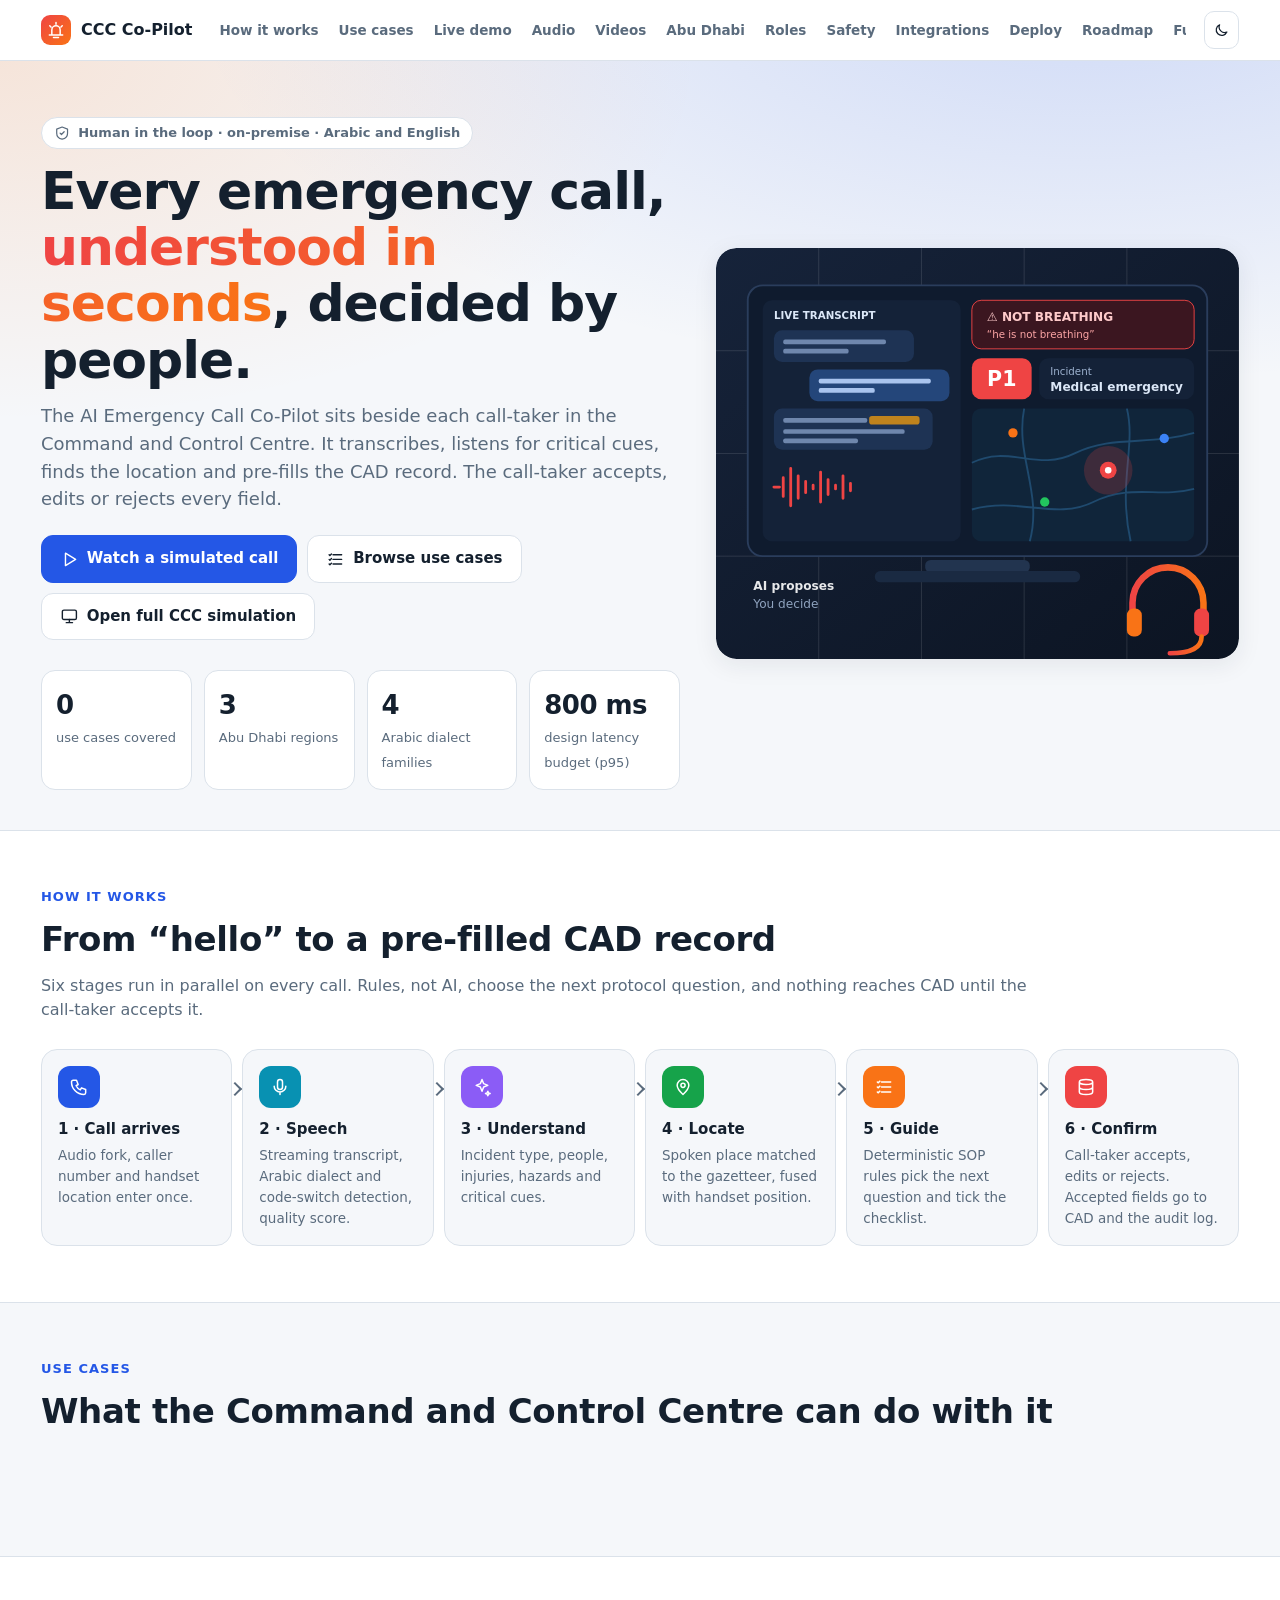
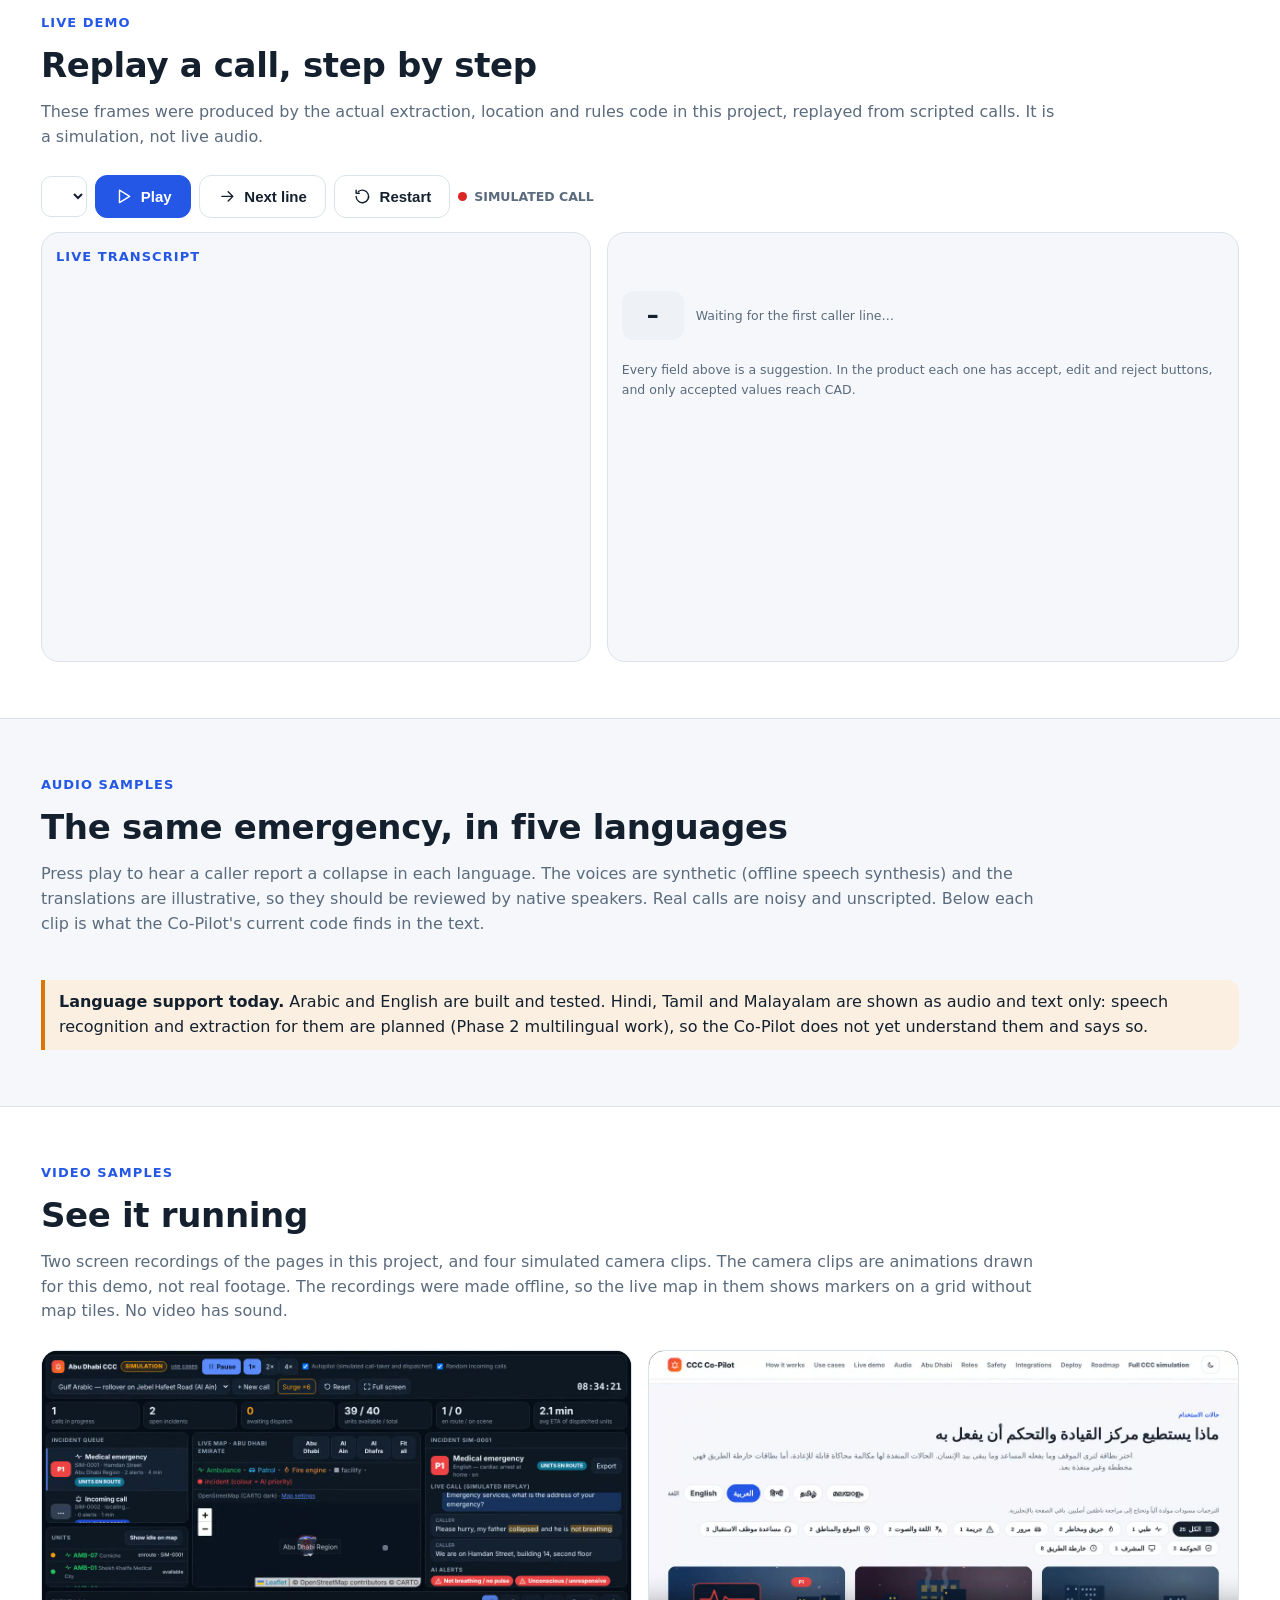
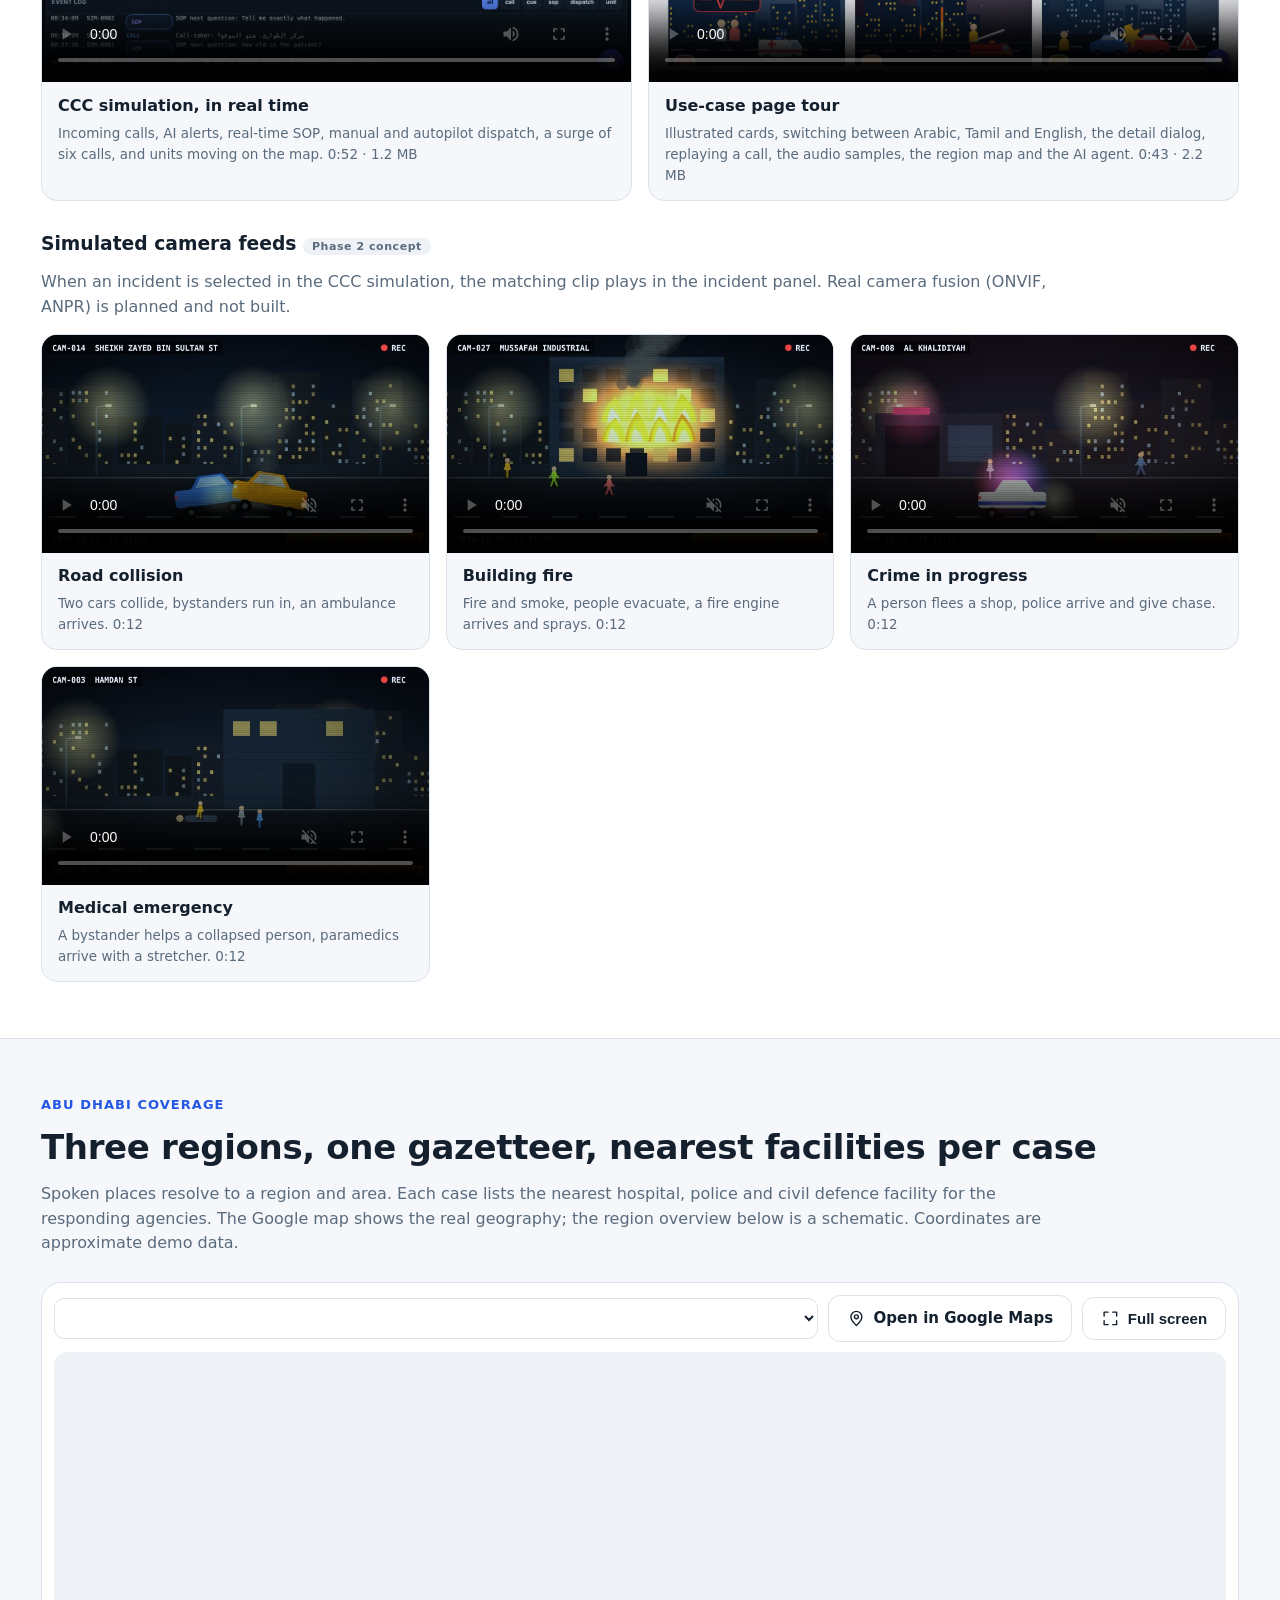
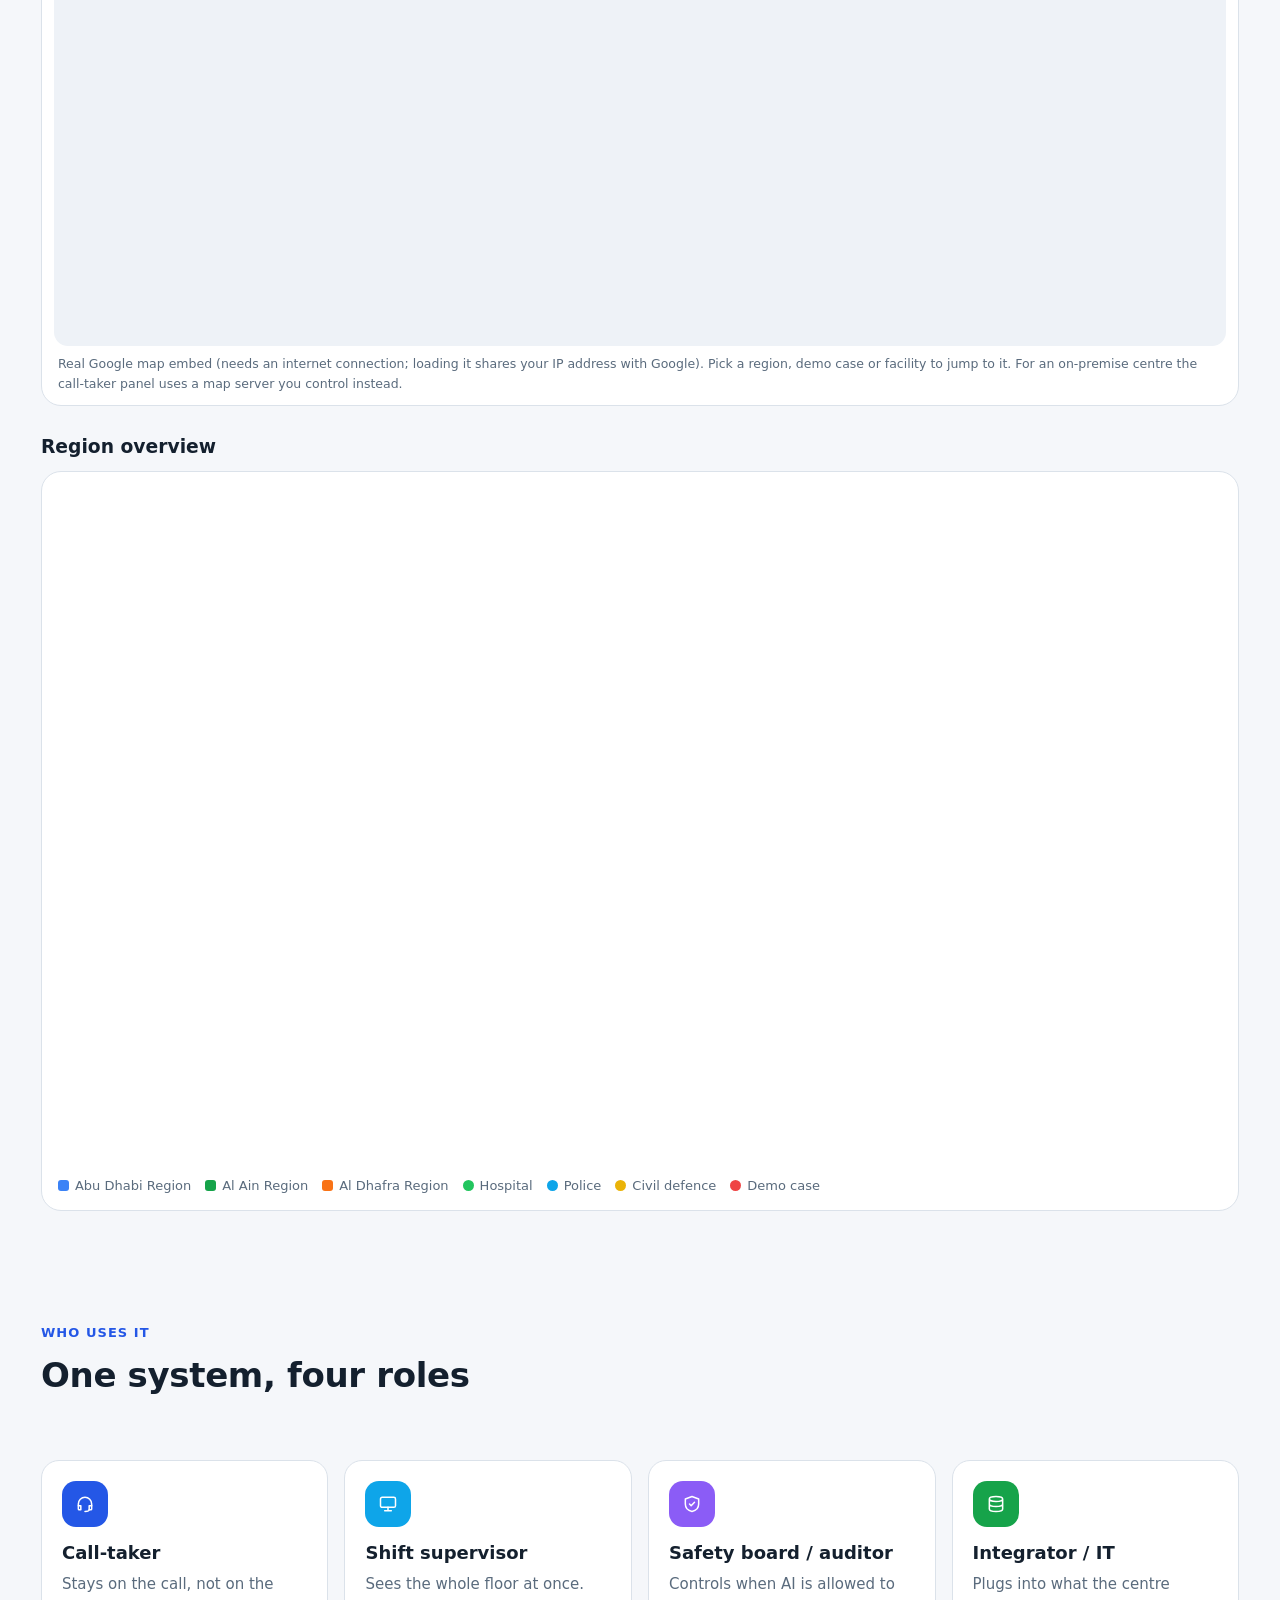
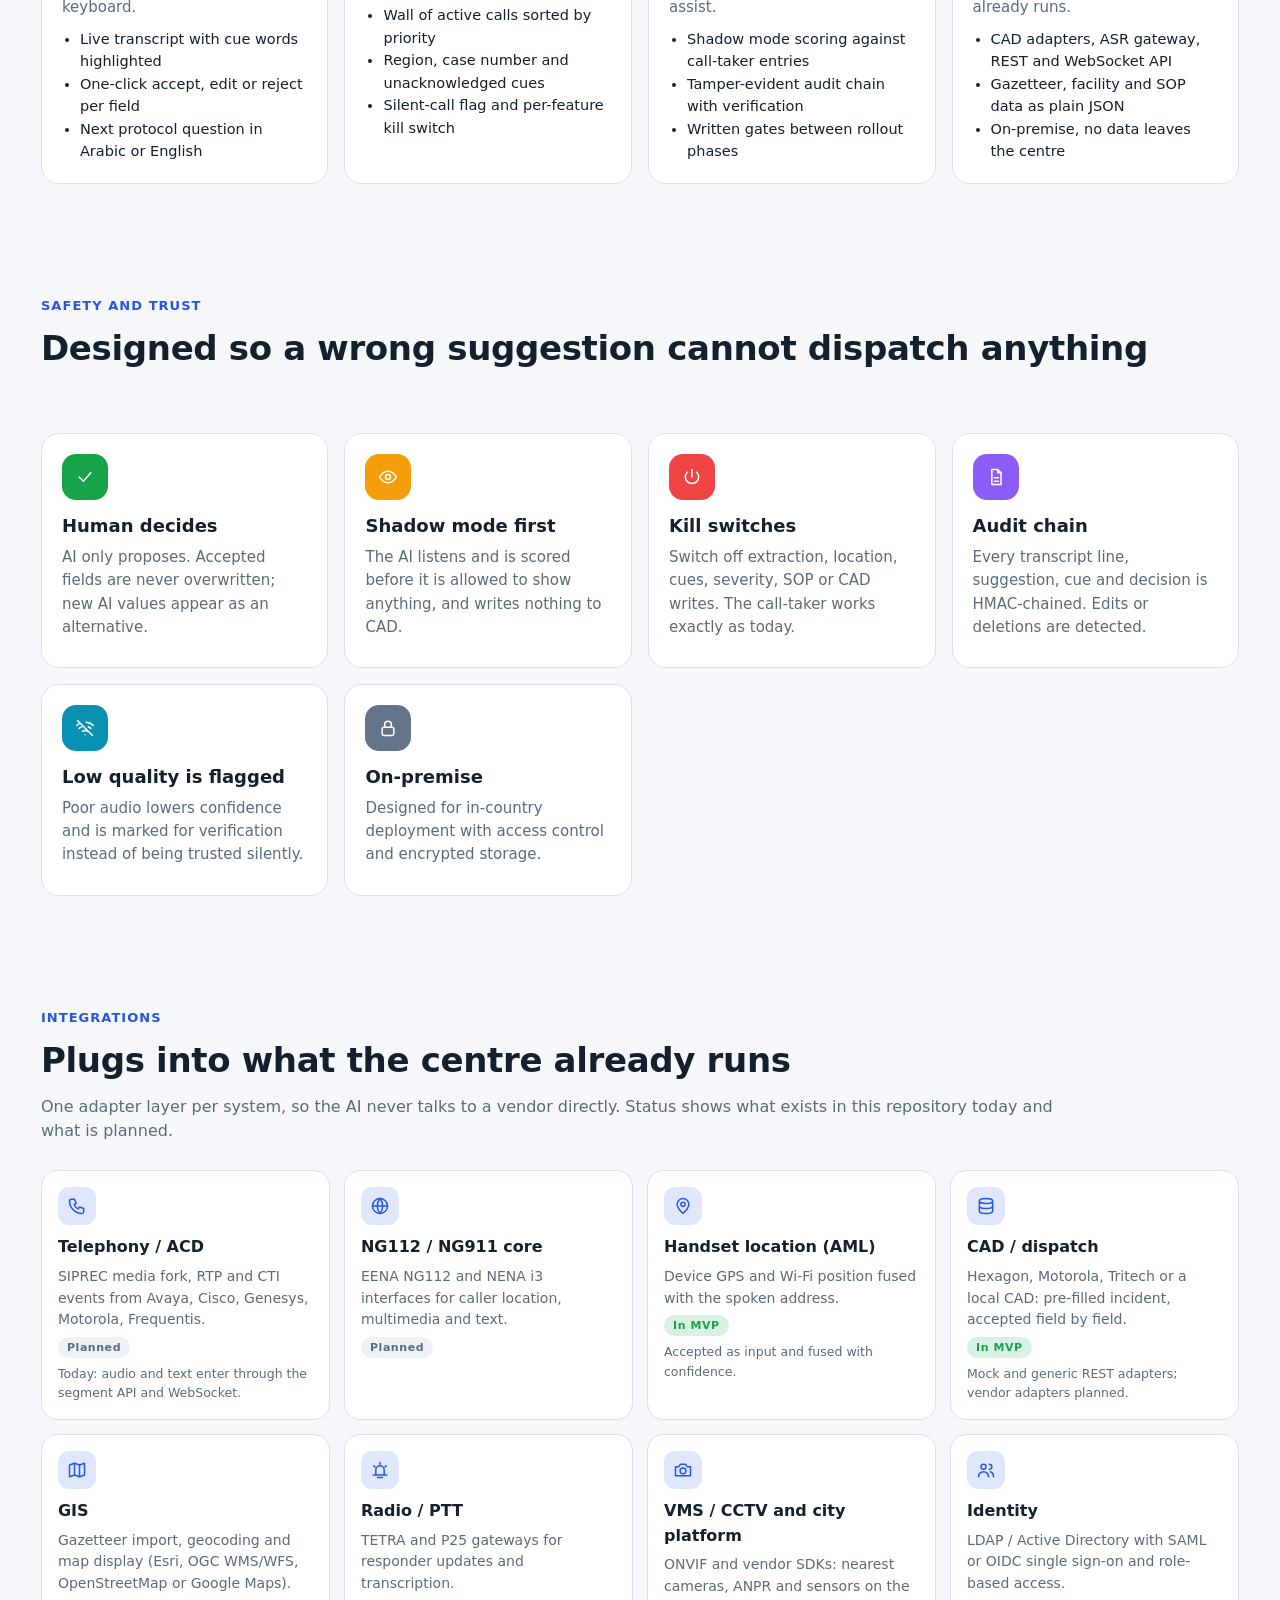
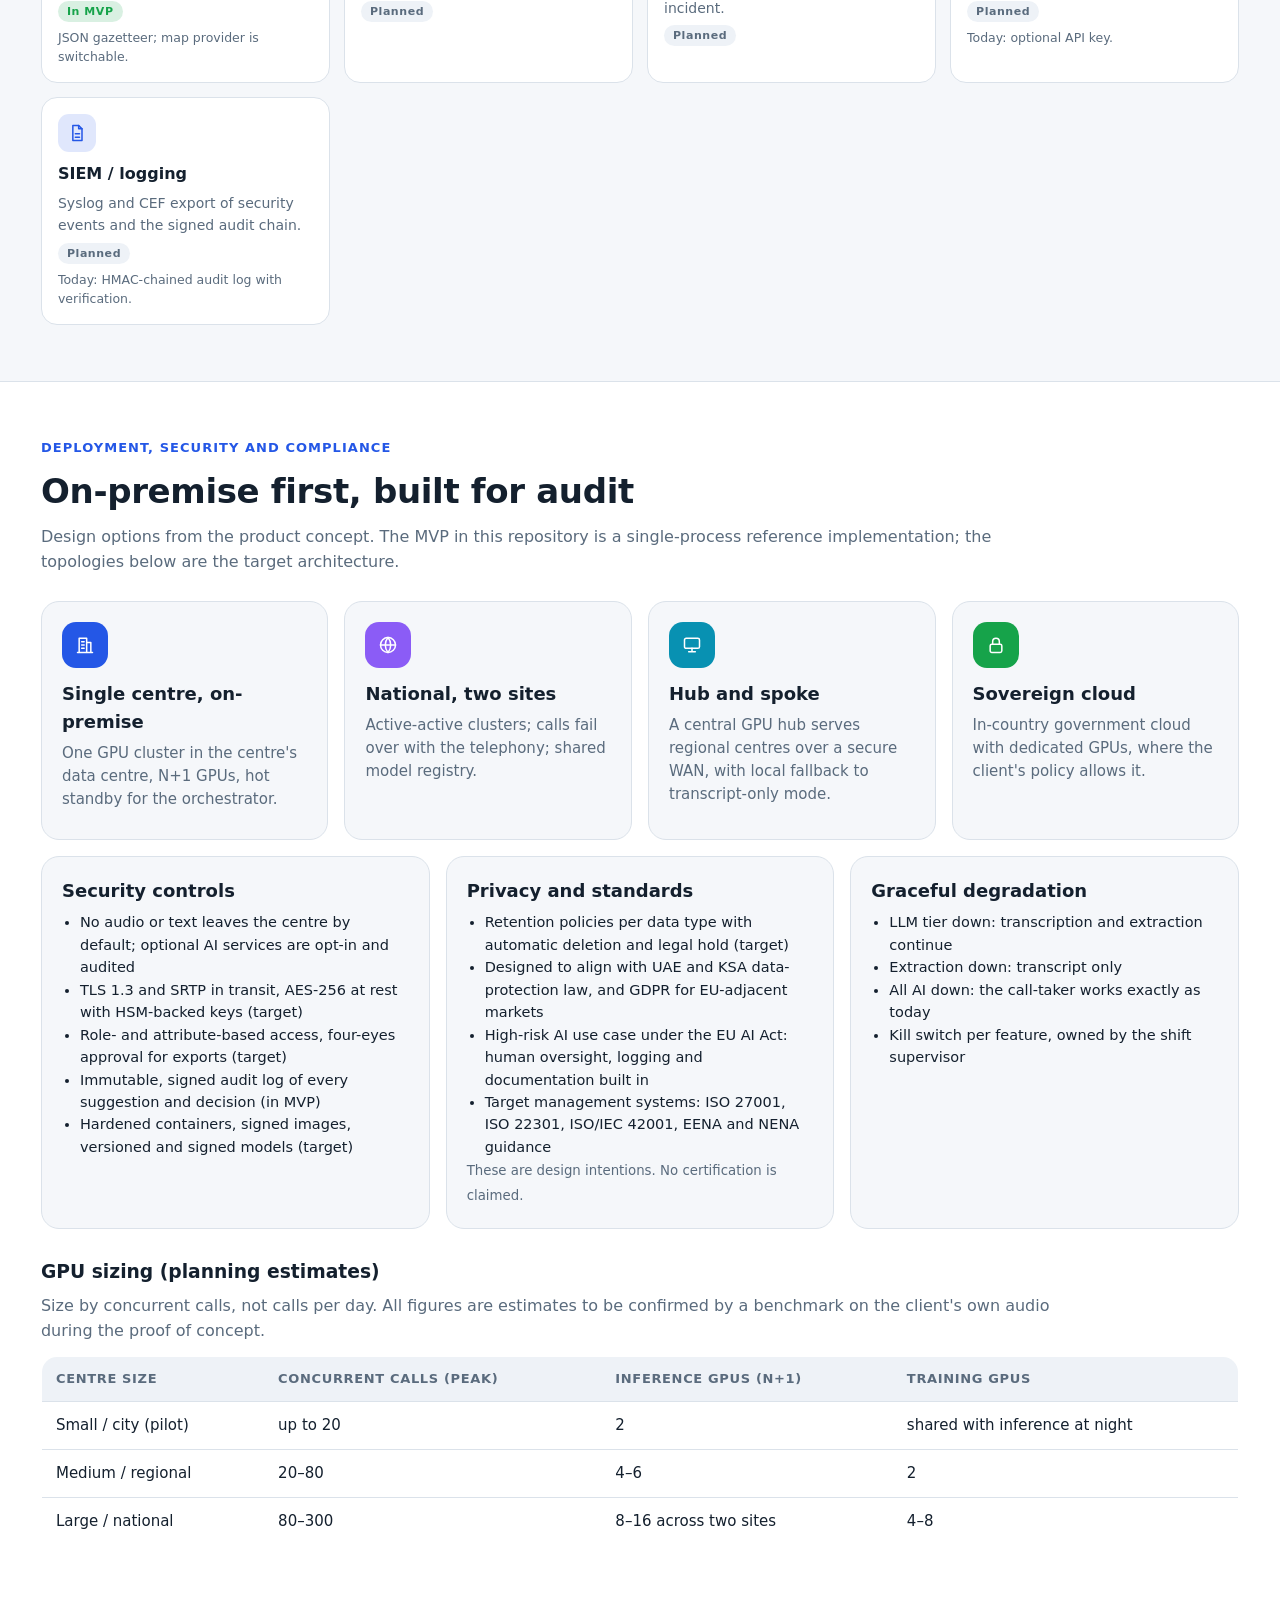
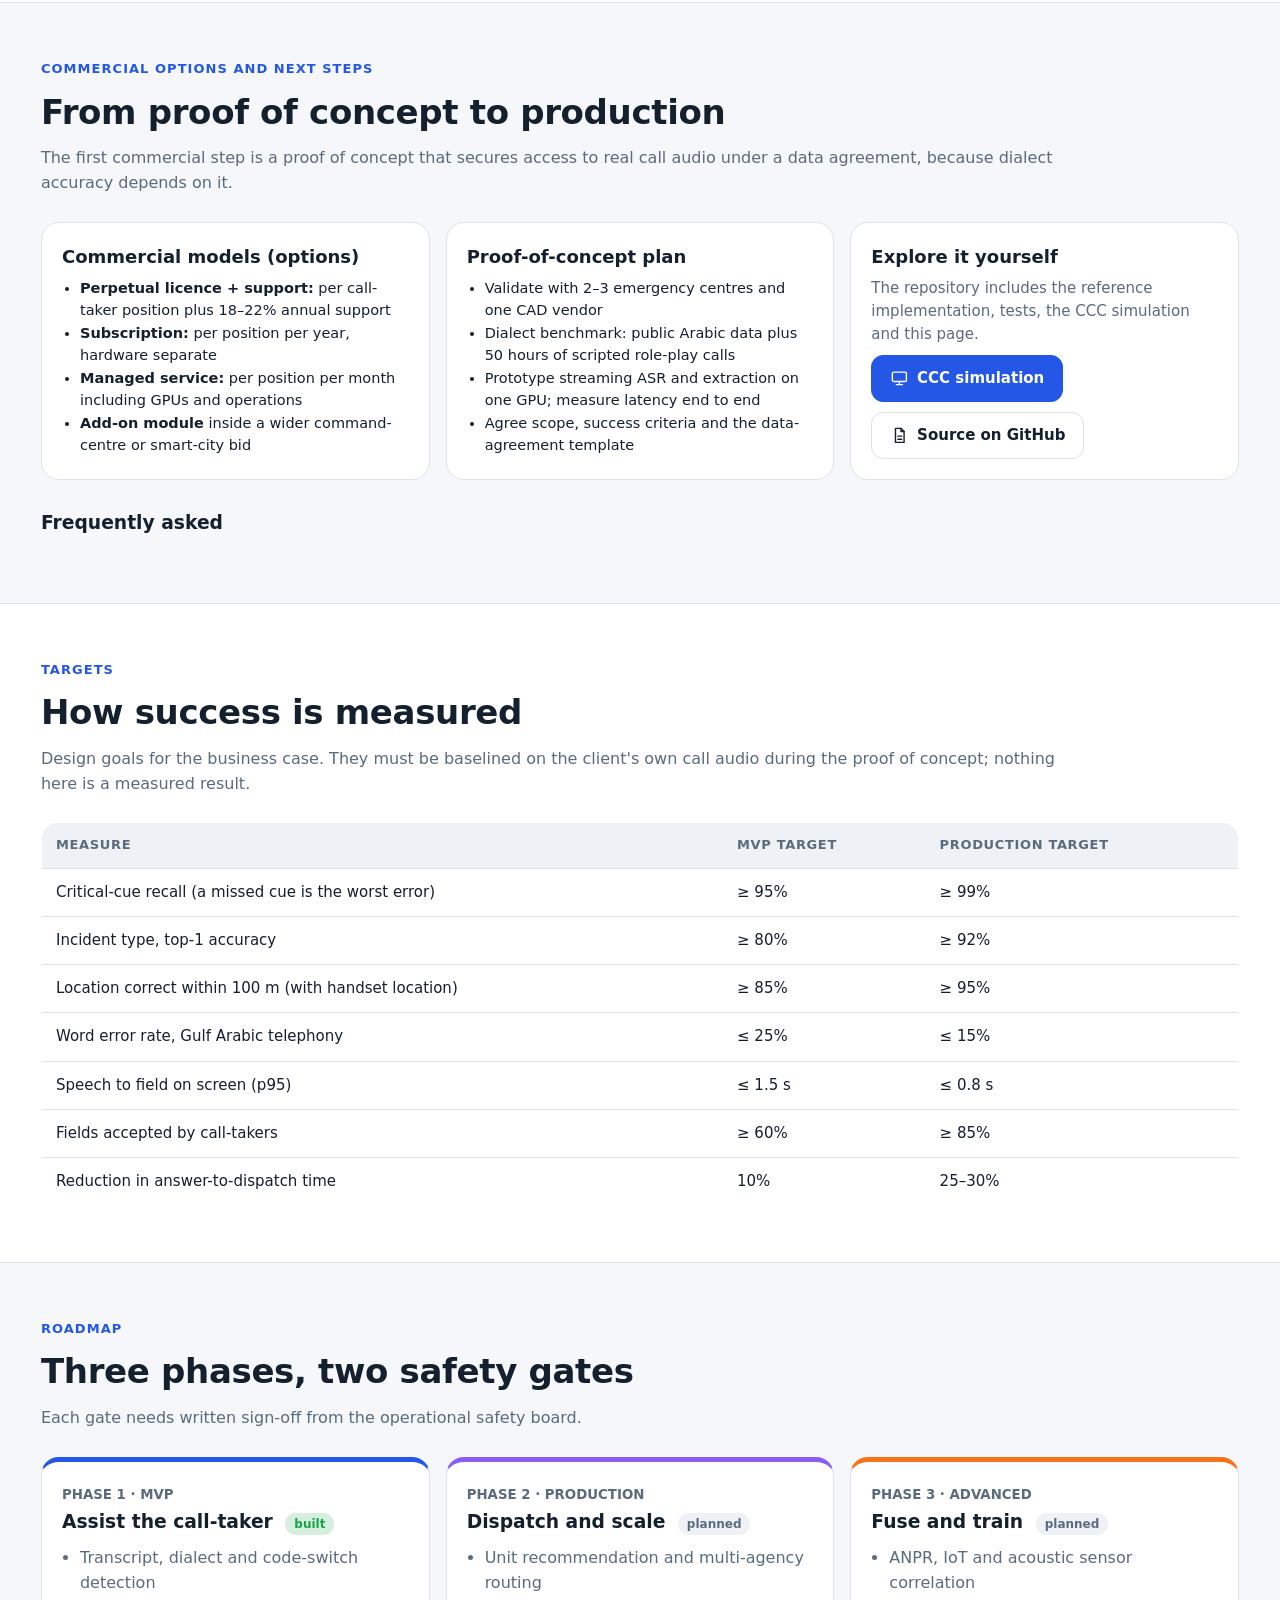
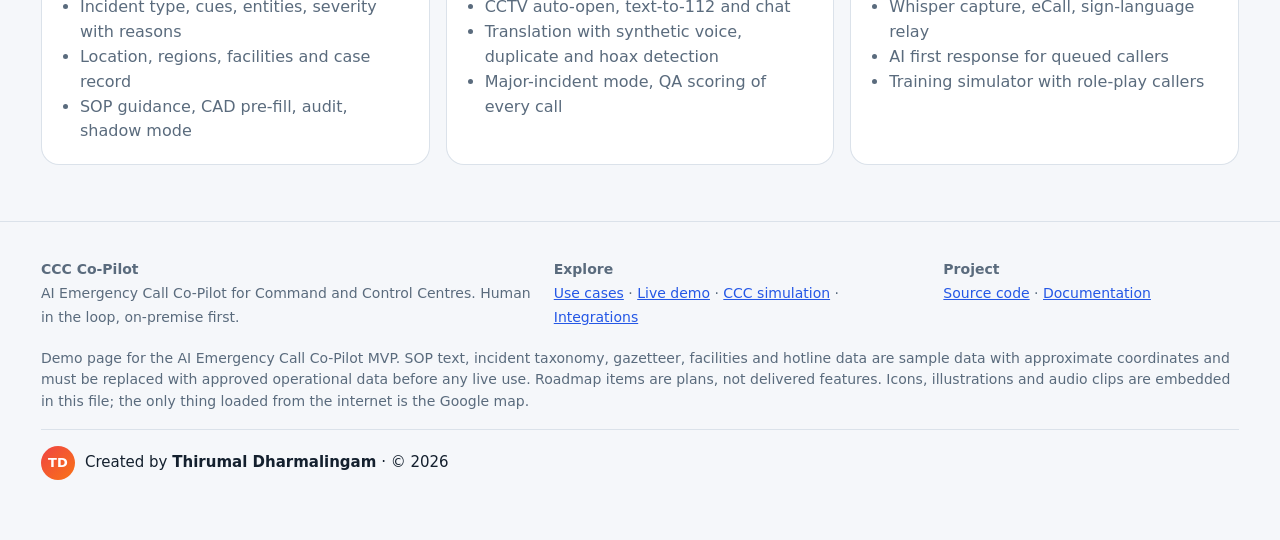
<file: web/usecases.template.html>
<!doctype html>
<html lang="en">
<head>
<meta charset="utf-8">
<meta name="viewport" content="width=device-width, initial-scale=1">
<title>Command &amp; Control Centre Use Cases</title>
<link rel="icon" href="data:image/svg+xml,%3Csvg xmlns=%27http://www.w3.org/2000/svg%27 viewBox=%270 0 32 32%27%3E%3Crect width=%2732%27 height=%2732%27 rx=%277%27 fill=%27%23ef4444%27/%3E%3Cpath d=%27M9 22v-6a7 7 0 0 1 14 0v6M6 22h20M16 6v3%27 stroke=%27white%27 stroke-width=%272.4%27 fill=%27none%27 stroke-linecap=%27round%27/%3E%3C/svg%3E">
<meta property="og:title" content="CCC Co-Pilot: AI Emergency Call Co-Pilot"><meta property="og:description" content="Human-in-the-loop AI beside every emergency call-taker: transcription, critical cues, location, SOP guidance and CAD pre-fill.">
<meta name="description" content="Use cases for the AI Emergency Call Co-Pilot in a Command and Control Centre: real call scenarios, Abu Dhabi coverage, governance and roadmap.">
<style>
:root{
  --bg:#f5f7fa;--surface:#ffffff;--surface2:#eef2f7;--line:#dbe2ea;--text:#14202e;--muted:#5a6b7d;
  --brand:#2457e6;--brand-ink:#ffffff;--ok:#16a34a;--warn:#d97706;--bad:#dc2626;--shadow:0 6px 24px rgba(20,32,46,.08);
  --medical:#ef4444;--fire:#f97316;--traffic:#ca8a04;--crime:#6366f1;--language:#0891b2;--location:#16a34a;--assist:#2457e6;--governance:#8b5cf6;--supervisor:#0ea5e9;--roadmap:#64748b;
}
@media (prefers-color-scheme: dark){:root:not([data-theme="light"]){
  --bg:#0b121a;--surface:#131c27;--surface2:#1a2533;--line:#263344;--text:#e7eef6;--muted:#93a4b6;--brand:#5b8cff;--brand-ink:#08111d;--shadow:0 6px 24px rgba(0,0,0,.35);
  --traffic:#eab308;--ok:#22c55e;--warn:#f59e0b;--bad:#f87171}}
:root[data-theme="dark"]{
  --bg:#0b121a;--surface:#131c27;--surface2:#1a2533;--line:#263344;--text:#e7eef6;--muted:#93a4b6;--brand:#5b8cff;--brand-ink:#08111d;--shadow:0 6px 24px rgba(0,0,0,.35);
  --traffic:#eab308;--ok:#22c55e;--warn:#f59e0b;--bad:#f87171}
*{box-sizing:border-box}html{scroll-behavior:smooth;scroll-padding-top:72px}
body{margin:0;background:var(--bg);color:var(--text);font:16px/1.55 system-ui,-apple-system,"Segoe UI",Roboto,"Noto Sans Arabic",sans-serif}
a{color:var(--brand)}svg.i{width:1.25em;height:1.25em;fill:none;stroke:currentColor;stroke-width:1.8;stroke-linecap:round;stroke-linejoin:round;flex:none;vertical-align:-.2em}
.wrap{max-width:none;margin:0 auto;padding:0 clamp(16px,3.2vw,56px)}
.sr{position:absolute;left:-9999px}.skip:focus{left:12px;top:12px;background:var(--brand);color:var(--brand-ink);padding:8px 12px;border-radius:8px;z-index:100}
:focus-visible{outline:3px solid var(--brand);outline-offset:2px;border-radius:6px}
/* nav */
.nav{position:sticky;top:0;z-index:50;background:color-mix(in srgb,var(--surface) 92%,transparent);backdrop-filter:blur(8px);border-bottom:1px solid var(--line)}
.nav .wrap{display:flex;align-items:center;gap:18px;height:60px}
.logo{display:flex;align-items:center;gap:10px;font-weight:800;text-decoration:none;color:var(--text);white-space:nowrap}
.logo .mark{width:30px;height:30px;border-radius:9px;background:linear-gradient(135deg,#ef4444,#f97316);display:grid;place-items:center;color:#fff}
.nav ul{display:flex;gap:2px;list-style:none;margin:0 0 0 auto;padding:0;overflow:auto}
.nav li a{display:block;padding:8px 9px;border-radius:8px;text-decoration:none;color:var(--muted);font-weight:600;font-size:13.5px;white-space:nowrap}
.nav li a:hover{background:var(--surface2);color:var(--text)}
.iconbtn{border:1px solid var(--line);background:var(--surface);color:var(--text);border-radius:10px;width:38px;height:38px;display:grid;place-items:center;cursor:pointer}
/* hero */
.hero{padding:56px 0 40px;background:radial-gradient(900px 400px at 85% -10%,color-mix(in srgb,var(--brand) 18%,transparent),transparent),radial-gradient(700px 360px at 0% 0%,color-mix(in srgb,var(--fire) 14%,transparent),transparent)}
.hero .wrap{display:grid;grid-template-columns:1.1fr .9fr;gap:36px;align-items:center}
.eyebrow{display:inline-flex;gap:8px;align-items:center;padding:5px 12px;border-radius:99px;background:var(--surface);border:1px solid var(--line);font-size:13px;font-weight:700;color:var(--muted)}
h1{font-size:clamp(30px,4.6vw,52px);line-height:1.08;margin:14px 0 14px;letter-spacing:-.02em}
h1 em{font-style:normal;background:linear-gradient(90deg,#ef4444,#f97316);-webkit-background-clip:text;background-clip:text;color:transparent}
.lead{font-size:18px;color:var(--muted);max-width:60ch;margin:0 0 22px}
.btn{display:inline-flex;align-items:center;gap:8px;padding:11px 18px;border-radius:12px;font-weight:700;border:1px solid var(--line);background:var(--surface);color:var(--text);text-decoration:none;cursor:pointer;font-size:15px}
.btn.primary{background:var(--brand);border-color:var(--brand);color:var(--brand-ink)}
.cta{display:flex;gap:10px;flex-wrap:wrap}
.stats{display:grid;grid-template-columns:repeat(4,1fr);gap:12px;margin-top:30px}
.stat{background:var(--surface);border:1px solid var(--line);border-radius:14px;padding:14px}
.stat b{display:block;font-size:26px;letter-spacing:-.02em}.stat span{color:var(--muted);font-size:13px}
.hero-art{width:100%;height:auto;border-radius:20px;box-shadow:var(--shadow)}
/* sections */
section.block{padding:56px 0}section.alt{background:var(--surface);border-block:1px solid var(--line)}
.kicker{color:var(--brand);font-weight:800;font-size:13px;letter-spacing:.08em;text-transform:uppercase}
h2{font-size:clamp(24px,3vw,34px);margin:6px 0 8px;letter-spacing:-.01em}.sub{color:var(--muted);max-width:100ch;margin:0 0 26px}
/* pipeline */
.pipe{display:grid;grid-template-columns:repeat(6,1fr);gap:10px;counter-reset:s}
.step{background:var(--surface);border:1px solid var(--line);border-radius:16px;padding:16px;position:relative}
.alt .step{background:var(--bg)}
.step .ic{width:42px;height:42px;border-radius:12px;display:grid;place-items:center;color:#fff;margin-bottom:10px}
.step h3{margin:0 0 4px;font-size:15px}.step p{margin:0;color:var(--muted);font-size:13.5px}
.step:not(:last-child)::after{content:"";position:absolute;right:-9px;top:34px;width:8px;height:8px;border-top:2px solid var(--muted);border-right:2px solid var(--muted);transform:rotate(45deg);z-index:2}
/* filters + cards */
.filters{display:flex;gap:8px;flex-wrap:wrap;margin-bottom:22px}
.chip{border:1px solid var(--line);background:var(--surface);color:var(--text);padding:7px 14px;border-radius:99px;font-weight:700;font-size:14px;cursor:pointer;display:inline-flex;gap:7px;align-items:center}
.chip[aria-pressed="true"]{background:var(--text);color:var(--bg);border-color:var(--text)}
.grid{display:grid;grid-template-columns:repeat(auto-fill,minmax(300px,1fr));gap:20px}
.card{--cc:var(--brand);background:var(--surface);border:1px solid var(--line);border-radius:16px;overflow:hidden;display:flex;flex-direction:column;transition:transform .18s,box-shadow .18s,border-color .18s;text-align:start;padding:0;font:inherit;color:inherit;cursor:pointer;position:relative}
.card:hover,.card:focus-visible{transform:translateY(-4px);box-shadow:0 16px 36px rgba(12,28,48,.18);border-color:color-mix(in srgb,var(--cc) 55%,var(--line))}
.art{position:relative;aspect-ratio:16/9;overflow:hidden;background:#0b1626}.art>svg{width:100%;height:100%;display:block;transition:transform .6s}.card:hover .art>svg{transform:scale(1.05)}
.art::after{content:"";position:absolute;inset:auto 0 0 0;height:46%;background:linear-gradient(to top,rgba(5,12,22,.55),transparent);pointer-events:none}
.row{display:flex;justify-content:space-between;align-items:center;gap:8px}
.st{font-size:10.5px;font-weight:800;letter-spacing:.06em;padding:3px 9px;border-radius:99px;background:color-mix(in srgb,var(--ok) 16%,transparent);color:var(--ok);display:inline-flex;gap:6px;align-items:center;white-space:nowrap}
.st i{width:6px;height:6px;border-radius:50%;background:currentColor}.st.road{background:var(--surface2);color:var(--muted)}
.cico{position:absolute;inset-inline-end:14px;bottom:-20px;z-index:3;width:44px;height:44px;border-radius:12px;background:var(--cc);color:#fff;display:grid;place-items:center;box-shadow:0 8px 18px rgba(0,0,0,.28);border:3px solid var(--surface)}
.card .body{padding:26px 18px 16px;display:flex;flex-direction:column;gap:8px;flex:1}
.catline{font-size:11.5px;font-weight:800;letter-spacing:.07em;text-transform:uppercase;color:var(--cc)}
.card h3{margin:0;font-size:18px;line-height:1.28;letter-spacing:-.005em}.card p{margin:0;color:var(--muted);font-size:14.5px;display:-webkit-box;-webkit-line-clamp:3;-webkit-box-orient:vertical;overflow:hidden}
.card .foot{margin-top:auto;padding-top:12px;display:flex;align-items:center;gap:8px;border-top:1px solid var(--line);color:var(--muted);font-size:13px}
.card .foot .who{display:inline-flex;gap:6px;align-items:center}.card .more{margin-inline-start:auto;display:inline-flex;align-items:center;gap:6px;color:var(--cc);font-weight:700}
[dir=rtl] .card .more svg,[dir=rtl] .btn svg.flip{transform:scaleX(-1)}
.card.roadmap .art>svg{filter:saturate(.55) brightness(.92)}.card.roadmap{border-style:dashed}
.langbar{display:flex;gap:6px;flex-wrap:wrap;align-items:center;margin:0 0 14px}.langbar .lb{font-size:12.5px;color:var(--muted);font-weight:700;margin-inline-end:4px}
.langbar button{border:1px solid var(--line);background:var(--surface);color:var(--text);border-radius:99px;padding:6px 14px;font:inherit;font-weight:700;cursor:pointer}.langbar button[aria-pressed="true"]{background:var(--brand);border-color:var(--brand);color:var(--brand-ink)}
.kicker{display:block}.langnote{font-size:12.5px;color:var(--muted);margin:-6px 0 14px}
.empty{display:none;color:var(--muted);padding:30px;text-align:center}
/* modal */
dialog{border:0;padding:0;border-radius:22px;max-width:760px;width:calc(100% - 28px);background:var(--surface);color:var(--text);box-shadow:0 30px 80px rgba(0,0,0,.45)}
dialog::backdrop{background:rgba(5,10,16,.6);backdrop-filter:blur(3px)}
.m-art{position:relative;aspect-ratio:16/8;overflow:hidden;background:#0b1626}.m-art>svg{width:100%;height:100%;display:block}.m-art .iconbtn{position:absolute;top:12px;inset-inline-end:12px;background:rgba(7,16,28,.7);border-color:rgba(255,255,255,.2);color:#fff}
.m-title{padding:18px 22px 0}.m-title h3{margin:0;font-size:22px;line-height:1.25}.m-title small{color:var(--muted)}
.m-head{display:none}
.m-head h3{margin:0;font-size:21px}.m-head small{opacity:.85}.m-head .iconbtn{margin-left:auto;background:rgba(255,255,255,.18);border-color:transparent;color:#fff}
.m-body{padding:20px 22px 24px;display:grid;gap:16px}
.m-body h4{margin:0 0 6px;font-size:12.5px;letter-spacing:.07em;text-transform:uppercase;color:var(--muted)}
.m-body ul{margin:0;padding-left:20px}.m-body li{margin:3px 0}
.callout{border-left:4px solid var(--ok);background:color-mix(in srgb,var(--ok) 10%,var(--surface));padding:10px 14px;border-radius:0 12px 12px 0}
.callout.warn{border-color:var(--warn);background:color-mix(in srgb,var(--warn) 12%,var(--surface))}
/* demo */
.demo{display:grid;grid-template-columns:1fr 1.15fr;gap:16px}
.panel{background:var(--bg);border:1px solid var(--line);border-radius:18px;padding:14px;min-height:430px}
.alt .panel{background:var(--bg)}
.demo-bar{display:flex;gap:8px;flex-wrap:wrap;align-items:center;margin-bottom:14px}
select{font:inherit;color:var(--text);background:var(--surface);border:1px solid var(--line);border-radius:10px;padding:9px 12px;max-width:100%}
.live{display:inline-flex;align-items:center;gap:7px;font-size:12.5px;font-weight:800;color:var(--muted)}.live i{width:9px;height:9px;border-radius:50%;background:var(--bad);animation:blink 1.2s infinite}
@keyframes blink{50%{opacity:.25}}
.tr{display:flex;flex-direction:column;gap:8px;max-height:392px;overflow:auto;padding-right:4px}
.msg{padding:9px 12px;border-radius:14px;max-width:92%;border:1px solid var(--line);background:var(--surface);animation:pop .3s}
.msg.calltaker{align-self:flex-end;background:color-mix(in srgb,var(--brand) 12%,var(--surface));border-color:color-mix(in srgb,var(--brand) 40%,var(--line))}
.msg small{display:block;color:var(--muted);font-size:11.5px;font-weight:700;text-transform:uppercase;letter-spacing:.05em}.msg.lowq{border-style:dashed;border-color:var(--warn)}
mark{background:color-mix(in srgb,var(--warn) 40%,transparent);color:inherit;border-radius:4px;padding:0 3px}
@keyframes pop{from{opacity:0;transform:translateY(6px)}}
.cuebar{display:flex;gap:6px;flex-wrap:wrap;min-height:34px;margin-bottom:10px}
.cue{display:inline-flex;gap:6px;align-items:center;padding:5px 10px;border-radius:99px;font-weight:800;font-size:13px;color:#fff;background:var(--bad);animation:pop .3s}.cue.high{background:var(--warn)}
.prio{display:flex;gap:12px;align-items:center;margin-bottom:10px}
.badge{font-size:24px;font-weight:900;padding:6px 14px;border-radius:12px;background:var(--surface2);min-width:62px;text-align:center}
.badge.P1{background:var(--bad);color:#fff}.badge.P2{background:#f97316;color:#fff}.badge.P3{background:var(--warn);color:#fff}.badge.P4{background:var(--ok);color:#fff}
.reasons{font-size:12.5px;color:var(--muted)}
.fields{display:grid;gap:6px}.f{display:grid;grid-template-columns:96px 1fr 52px;gap:8px;align-items:center;background:var(--surface);border:1px solid var(--line);border-radius:12px;padding:7px 10px;animation:pop .3s}
.f span{color:var(--muted);font-size:12.5px}.f b{word-break:break-word}.bar{height:5px;border-radius:3px;background:var(--surface2);overflow:hidden}.bar i{display:block;height:100%;background:var(--ok)}
.acts{display:flex;gap:4px;margin-top:2px}
.nq{margin-top:10px;padding:10px 12px;border-radius:12px;border:1px solid var(--brand);background:color-mix(in srgb,var(--brand) 8%,var(--surface))}
.casemini{margin-top:10px;font-size:13.5px;color:var(--muted)}.casemini b{color:var(--text)}
.note{font-size:12.5px;color:var(--muted);margin-top:10px}
/* map */
.mapwrap{background:var(--surface);border:1px solid var(--line);border-radius:20px;padding:12px;position:relative}
.mapwrap svg{width:100%;height:auto;display:block}
.legend{display:flex;gap:14px;flex-wrap:wrap;font-size:13px;color:var(--muted);margin:10px 4px 2px}.legend i{display:inline-block;width:11px;height:11px;border-radius:3px;margin-right:6px;vertical-align:-1px}
.pin{animation:pulse 2s infinite;transform-origin:center;transform-box:fill-box}@keyframes pulse{50%{opacity:.35}}
/* personas, governance, kpi, roadmap */
.cards3{display:grid;grid-template-columns:repeat(auto-fit,minmax(250px,1fr));gap:16px}
.tile{background:var(--surface);border:1px solid var(--line);border-radius:18px;padding:20px}.alt .tile{background:var(--bg)}
.tile .ic{width:46px;height:46px;border-radius:14px;display:grid;place-items:center;color:#fff;margin-bottom:12px}
.tile h3{margin:0 0 6px;font-size:18px}.tile p{margin:0 0 8px;color:var(--muted);font-size:15px}.tile ul{margin:0;padding-left:18px;color:var(--text);font-size:14.5px}
table{width:100%;border-collapse:collapse;background:var(--surface);border:1px solid var(--line);border-radius:16px;overflow:hidden;font-size:15px}
th,td{padding:12px 14px;text-align:left;border-bottom:1px solid var(--line)}th{background:var(--surface2);font-size:13px;color:var(--muted);text-transform:uppercase;letter-spacing:.05em}tr:last-child td{border-bottom:0}
.tablewrap{overflow:auto;border-radius:16px}
.gmap{background:var(--surface);border:1px solid var(--line);border-radius:20px;padding:12px;margin-bottom:8px}
.gbar{display:flex;gap:10px;flex-wrap:wrap;align-items:center;margin-bottom:10px}.gbar select{flex:1;min-width:220px}
#gFrame[hidden],#gDiv[hidden]{display:none}
#gDiv{width:100%;height:clamp(420px,66vh,820px);border-radius:14px;background:var(--surface2)}
#gFrame{width:100%;height:clamp(420px,66vh,820px);border:0;border-radius:14px;background:var(--surface2);display:block}
@media(max-width:700px){#gFrame,#gDiv{height:340px}}
.gmap:fullscreen{display:flex;flex-direction:column;border-radius:0;padding:12px;background:var(--surface)}.gmap:fullscreen #gFrame,.gmap:fullscreen #gDiv{flex:1;height:auto}.gmap:fullscreen .note{display:none}
.intg{display:grid;grid-template-columns:repeat(auto-fill,minmax(280px,1fr));gap:14px}.ig{background:var(--surface);border:1px solid var(--line);border-radius:16px;padding:16px;display:flex;flex-direction:column;gap:6px}
.ig .ic{width:38px;height:38px;border-radius:11px;display:grid;place-items:center;background:color-mix(in srgb,var(--brand) 14%,transparent);color:var(--brand)}.ig h3{margin:4px 0 0;font-size:16px}.ig p{margin:0;color:var(--muted);font-size:14px}.ig small{color:var(--muted);font-size:12.5px}
.pill{align-self:flex-start;font-size:11px;font-weight:800;letter-spacing:.05em;padding:2px 9px;border-radius:99px}.pill.ok{background:color-mix(in srgb,var(--ok) 16%,transparent);color:var(--ok)}.pill.plan{background:var(--surface2);color:var(--muted)}
.faq details{background:var(--surface);border:1px solid var(--line);border-radius:12px;padding:12px 16px;margin-bottom:8px}.faq summary{cursor:pointer;font-weight:700}.faq p{margin:8px 0 0;color:var(--muted)}
.vgrid{display:grid;grid-template-columns:repeat(auto-fill,minmax(290px,1fr));gap:16px}.vgrid.big{grid-template-columns:repeat(auto-fit,minmax(380px,1fr))}
.vc{background:var(--surface);border:1px solid var(--line);border-radius:16px;overflow:hidden;margin:0}.alt .vc{background:var(--bg)}.vc video{width:100%;aspect-ratio:16/9;display:block;background:#000}.vc .vb{padding:12px 16px 14px}.vc h3{margin:0 0 4px;font-size:16px}.vc p{margin:0;color:var(--muted);font-size:13.5px}
.audgrid{display:grid;grid-template-columns:repeat(auto-fit,minmax(300px,1fr));gap:16px}
.aud{background:var(--surface);border:1px solid var(--line);border-radius:18px;padding:16px;display:flex;flex-direction:column;gap:10px}
.aud header{display:flex;align-items:center;gap:10px}.aud header .ic{width:40px;height:40px;border-radius:12px;display:grid;place-items:center;color:#fff;background:var(--language)}
.aud h3{margin:0;font-size:17px}.aud small{color:var(--muted)}.aud audio{width:100%;height:40px}
.aud blockquote{margin:0;padding:10px 12px;border-radius:12px;background:var(--surface2);font-size:15px}
.aud .res{font-size:13.5px;color:var(--muted);display:grid;gap:4px}.aud .res b{color:var(--text)}
.st{display:inline-block;padding:2px 9px;border-radius:99px;font-size:12px;font-weight:800}.st.ok{background:color-mix(in srgb,var(--ok) 18%,transparent);color:var(--ok)}.st.no{background:var(--surface2);color:var(--muted)}
.phases{display:grid;grid-template-columns:repeat(3,1fr);gap:16px;position:relative}
.phase{background:var(--surface);border:1px solid var(--line);border-radius:18px;padding:20px;border-top:5px solid var(--brand)}
.phase:nth-child(2){border-top-color:var(--governance)}.phase:nth-child(3){border-top-color:var(--fire)}
.phase h3{margin:0}.phase small{color:var(--muted);font-weight:700}.phase ul{margin:10px 0 0;padding-left:18px;color:var(--muted)}
.state{display:inline-block;padding:2px 9px;border-radius:99px;font-size:12px;font-weight:800;background:color-mix(in srgb,var(--ok) 18%,transparent);color:var(--ok);margin-left:6px}
.state.todo{background:var(--surface2);color:var(--muted)}
footer{padding:36px 0 60px;color:var(--muted);font-size:14px;border-top:1px solid var(--line)}
footer .fgrid{display:grid;grid-template-columns:2fr 1.5fr 1.2fr;gap:20px;margin-bottom:18px;line-height:1.7}footer .fgrid a{color:var(--brand)}@media(max-width:700px){footer .fgrid{grid-template-columns:1fr}}
footer .by{margin-top:16px;padding-top:16px;border-top:1px solid var(--line);display:flex;gap:10px;align-items:center;flex-wrap:wrap;color:var(--text);font-size:15px}
footer .by .av{width:34px;height:34px;border-radius:50%;background:linear-gradient(135deg,#ef4444,#f97316);color:#fff;display:grid;place-items:center;font-weight:800;font-size:13px}
@media(max-width:980px){.hero .wrap,.demo{grid-template-columns:1fr}.pipe{grid-template-columns:repeat(2,1fr)}.step::after{display:none!important}.phases{grid-template-columns:1fr}.stats{grid-template-columns:repeat(2,1fr)}.nav ul{display:none}}
@media (prefers-reduced-motion: reduce){*{animation:none!important;transition:none!important;scroll-behavior:auto!important}}
</style>
</head>
<body>
<a class="sr skip" href="#usecases">Skip to use cases</a>

<!-- ICON SPRITE (hand-drawn, stroke icons) -->
<svg width="0" height="0" style="position:absolute" aria-hidden="true">
<defs>
<symbol id="i-phone" viewBox="0 0 24 24"><path d="M5 4h4l2 5-2.5 1.5a11 11 0 0 0 5 5L15 13l5 2v4a2 2 0 0 1-2 2A15 15 0 0 1 3 6a2 2 0 0 1 2-2z"/></symbol>
<symbol id="i-headset" viewBox="0 0 24 24"><path d="M4 14v-2a8 8 0 0 1 16 0v2"/><path d="M4 14h3v5H5a1 1 0 0 1-1-1v-4zM20 14h-3v5h2a1 1 0 0 0 1-1v-4z"/><path d="M17 19c0 1.5-2 2-5 2"/></symbol>
<symbol id="i-pulse" viewBox="0 0 24 24"><path d="M3 12h4l2-6 4 12 2-6h6"/></symbol>
<symbol id="i-flame" viewBox="0 0 24 24"><path d="M12 3c1 3.5 5 5.5 5 10a5 5 0 0 1-10 0c0-2 1-3.2 2-4 0 2 1 3 2 3 0-3-1-5 1-9z"/></symbol>
<symbol id="i-car" viewBox="0 0 24 24"><path d="M4 16v-4l2-5h12l2 5v4M2.5 16h19"/><circle cx="7.5" cy="16.5" r="1.8"/><circle cx="16.5" cy="16.5" r="1.8"/><path d="M6 12h12"/></symbol>
<symbol id="i-shield" viewBox="0 0 24 24"><path d="M12 3l8 3v6c0 5-3.5 8-8 9-4.5-1-8-4-8-9V6l8-3z"/><path d="M9 12l2 2 4-4"/></symbol>
<symbol id="i-alert" viewBox="0 0 24 24"><path d="M12 3l10 18H2L12 3z"/><path d="M12 10v5M12 18v.5"/></symbol>
<symbol id="i-flask" viewBox="0 0 24 24"><path d="M9 3h6M10 3v6l-5 9a2 2 0 0 0 2 3h10a2 2 0 0 0 2-3l-5-9V3"/><path d="M8 15h8"/></symbol>
<symbol id="i-pin" viewBox="0 0 24 24"><path d="M12 21s7-6.2 7-11a7 7 0 1 0-14 0c0 4.8 7 11 7 11z"/><circle cx="12" cy="10" r="2.5"/></symbol>
<symbol id="i-globe" viewBox="0 0 24 24"><circle cx="12" cy="12" r="9"/><path d="M3 12h18M12 3a14 14 0 0 1 0 18M12 3a14 14 0 0 0 0 18"/></symbol>
<symbol id="i-mic" viewBox="0 0 24 24"><path d="M12 3a3 3 0 0 0-3 3v6a3 3 0 0 0 6 0V6a3 3 0 0 0-3-3z"/><path d="M5 11a7 7 0 0 0 14 0M12 18v3"/></symbol>
<symbol id="i-wave" viewBox="0 0 24 24"><path d="M3 12h1M7 8v8M11 4v16M15 8v8M19 10v4M22 12h-1"/></symbol>
<symbol id="i-spark" viewBox="0 0 24 24"><path d="M12 3l2 5 5 2-5 2-2 5-2-5-5-2 5-2 2-5z"/><path d="M19 17l.8 2 2 .8-2 .8-.8 2-.8-2-2-.8 2-.8z"/></symbol>
<symbol id="i-list" viewBox="0 0 24 24"><path d="M9 6h11M9 12h11M9 18h11M4 6l1 1 2-2M4 12l1 1 2-2M4 18l1 1 2-2"/></symbol>
<symbol id="i-db" viewBox="0 0 24 24"><path d="M4 6c0-1.7 3.6-3 8-3s8 1.3 8 3-3.6 3-8 3-8-1.3-8-3zM4 6v6c0 1.7 3.6 3 8 3s8-1.3 8-3V6M4 12v6c0 1.7 3.6 3 8 3s8-1.3 8-3v-6"/></symbol>
<symbol id="i-eye" viewBox="0 0 24 24"><path d="M2 12s4-7 10-7 10 7 10 7-4 7-10 7S2 12 2 12z"/><circle cx="12" cy="12" r="3"/></symbol>
<symbol id="i-power" viewBox="0 0 24 24"><path d="M12 3v9M6.3 6.3a8 8 0 1 0 11.4 0"/></symbol>
<symbol id="i-file" viewBox="0 0 24 24"><path d="M7 3h7l4 4v14H7V3z"/><path d="M14 3v4h4M10 13h5M10 17h5"/></symbol>
<symbol id="i-monitor" viewBox="0 0 24 24"><rect x="3" y="4" width="18" height="12" rx="2"/><path d="M8 20h8M12 16v4"/></symbol>
<symbol id="i-users" viewBox="0 0 24 24"><circle cx="9" cy="8" r="3"/><path d="M3 20a6 6 0 0 1 12 0M16 5a3 3 0 0 1 0 6M17 14a6 6 0 0 1 4 6"/></symbol>
<symbol id="i-clock" viewBox="0 0 24 24"><circle cx="12" cy="12" r="9"/><path d="M12 7v5l3 2"/></symbol>
<symbol id="i-camera" viewBox="0 0 24 24"><path d="M3 8h4l2-3h6l2 3h4v11H3V8z"/><circle cx="12" cy="13" r="3.5"/></symbol>
<symbol id="i-truck" viewBox="0 0 24 24"><path d="M2 6h12v10H2zM14 9h4l4 4v3h-8"/><circle cx="6.5" cy="18" r="2"/><circle cx="17.5" cy="18" r="2"/></symbol>
<symbol id="i-siren" viewBox="0 0 24 24"><path d="M7 18v-6a5 5 0 0 1 10 0v6M4 18h16M12 3v2M4.5 7L6 8.5M19.5 7L18 8.5M9 21h6"/></symbol>
<symbol id="i-translate" viewBox="0 0 24 24"><path d="M4 5h9M8.5 3v2M6 5c.5 4 3 7 6 8M11 5c-.5 3-3 7-7 9M13 21l4-10 4 10M14.5 17.5h5"/></symbol>
<symbol id="i-search" viewBox="0 0 24 24"><circle cx="11" cy="11" r="7"/><path d="M20 20l-4-4"/></symbol>
<symbol id="i-grad" viewBox="0 0 24 24"><path d="M2 9l10-5 10 5-10 5-10-5z"/><path d="M6 11v5c0 1 3 3 6 3s6-2 6-3v-5"/></symbol>
<symbol id="i-chart" viewBox="0 0 24 24"><path d="M4 20V4M4 20h16M8 16v-5M12 16V8M16 16v-8"/></symbol>
<symbol id="i-building" viewBox="0 0 24 24"><path d="M5 21V4h9v17M14 9h5v12M8 8h3M8 12h3M8 16h3M3 21h18"/></symbol>
<symbol id="i-hospital" viewBox="0 0 24 24"><path d="M4 21V6h16v15M12 9v6M9 12h6M2 21h20"/></symbol>
<symbol id="i-arrow" viewBox="0 0 24 24"><path d="M5 12h14M13 6l6 6-6 6"/></symbol>
<symbol id="i-x" viewBox="0 0 24 24"><path d="M6 6l12 12M18 6L6 18"/></symbol>
<symbol id="i-play" viewBox="0 0 24 24"><path d="M7 4l13 8-13 8V4z"/></symbol>
<symbol id="i-pause" viewBox="0 0 24 24"><path d="M8 5v14M16 5v14"/></symbol>
<symbol id="i-reset" viewBox="0 0 24 24"><path d="M4 12a8 8 0 1 0 3-6.2M4 4v4h4"/></symbol>
<symbol id="i-check" viewBox="0 0 24 24"><path d="M5 12l5 5 9-10"/></symbol>
<symbol id="i-moon" viewBox="0 0 24 24"><path d="M20 14.5A8 8 0 0 1 9.5 4a8 8 0 1 0 10.5 10.5z"/></symbol>
<symbol id="i-wifioff" viewBox="0 0 24 24"><path d="M2 8.8a15 15 0 0 1 4-2.3M22 8.8a15 15 0 0 0-8.5-3.7M5 12.5a10 10 0 0 1 3-1.8M19 12.5a10 10 0 0 0-3.2-2M9 16a5 5 0 0 1 6 0M12 20h.01M3 3l18 18"/></symbol>
<symbol id="i-expand" viewBox="0 0 24 24"><path d="M4 9V4h5M20 9V4h-5M4 15v5h5M20 15v5h-5"/></symbol>
<symbol id="i-map" viewBox="0 0 24 24"><path d="M9 4L3 6v14l6-2 6 2 6-2V4l-6 2z"/><path d="M9 4v14M15 6v14"/></symbol>
<symbol id="i-lock" viewBox="0 0 24 24"><rect x="5" y="11" width="14" height="10" rx="2"/><path d="M8 11V8a4 4 0 0 1 8 0v3"/></symbol>
</defs>
</svg>

<header class="nav"><div class="wrap">
  <a class="logo" href="#top"><span class="mark"><svg class="i"><use href="#i-siren"/></svg></span> CCC Co-Pilot</a>
  <ul>
    <li><a href="#how">How it works</a></li><li><a href="#usecases">Use cases</a></li><li><a href="#demo">Live demo</a></li><li><a href="#audio">Audio</a></li><li><a href="#videos">Videos</a></li>
    <li><a href="#coverage">Abu Dhabi</a></li><li><a href="#roles">Roles</a></li><li><a href="#trust">Safety</a></li><li><a href="#integrations">Integrations</a></li><li><a href="#deploy">Deploy</a></li><li><a href="#roadmap">Roadmap</a></li><li><a href="ccc.html"><b>Full CCC simulation</b></a></li>
  </ul>
  <button class="iconbtn" id="theme" aria-label="Toggle dark mode"><svg class="i"><use href="#i-moon"/></svg></button>
</div></header>

<main id="top">
<section class="hero"><div class="wrap">
  <div>
    <span class="eyebrow"><svg class="i"><use href="#i-shield"/></svg> Human in the loop · on-premise · Arabic and English</span>
    <h1>Every emergency call, <em>understood in seconds</em>, decided by people.</h1>
    <p class="lead">The AI Emergency Call Co-Pilot sits beside each call-taker in the Command and Control Centre. It transcribes, listens for critical cues, finds the location and pre-fills the CAD record. The call-taker accepts, edits or rejects every field.</p>
    <div class="cta"><a class="btn primary" href="#demo"><svg class="i"><use href="#i-play"/></svg> Watch a simulated call</a><a class="btn" href="#usecases"><svg class="i"><use href="#i-list"/></svg> Browse use cases</a><a class="btn" href="ccc.html"><svg class="i"><use href="#i-monitor"/></svg> Open full CCC simulation</a></div>
    <div class="stats">
      <div class="stat"><b id="statUC">0</b><span>use cases covered</span></div>
      <div class="stat"><b>3</b><span>Abu Dhabi regions</span></div>
      <div class="stat"><b>4</b><span>Arabic dialect families</span></div>
      <div class="stat"><b>800 ms</b><span>design latency budget (p95)</span></div>
    </div>
  </div>
  <!-- hero illustration: call-taker console -->
  <svg class="hero-art" viewBox="0 0 560 440" role="img" aria-label="Illustration of a call-taker console showing a live transcript, a map pin and a priority badge">
    <defs><linearGradient id="hg" x1="0" y1="0" x2="1" y2="1"><stop offset="0" stop-color="#16233a"/><stop offset="1" stop-color="#0c1422"/></linearGradient>
    <linearGradient id="hg2" x1="0" y1="0" x2="1" y2="0"><stop offset="0" stop-color="#ef4444"/><stop offset="1" stop-color="#f97316"/></linearGradient></defs>
    <rect width="560" height="440" rx="22" fill="url(#hg)"/>
    <g opacity=".12" stroke="#fff"><path d="M0 110h560M0 220h560M0 330h560M110 0v440M220 0v440M330 0v440M440 0v440"/></g>
    <rect x="34" y="40" width="492" height="290" rx="16" fill="#0f1b2e" stroke="#2a3d5c" stroke-width="2"/>
    <rect x="50" y="56" width="212" height="258" rx="10" fill="#142238"/>
    <g font-family="system-ui" font-size="11" fill="#9db2cf"><text x="62" y="76" font-weight="700" fill="#dbe7f7">LIVE TRANSCRIPT</text></g>
    <rect x="62" y="88" width="150" height="34" rx="9" fill="#1e3354"/><rect x="72" y="98" width="110" height="5" rx="2" fill="#6f87ad"/><rect x="72" y="108" width="70" height="5" rx="2" fill="#6f87ad"/>
    <rect x="100" y="130" width="150" height="34" rx="9" fill="#24467a"/><rect x="110" y="140" width="120" height="5" rx="2" fill="#a9c4ee"/><rect x="110" y="150" width="60" height="5" rx="2" fill="#a9c4ee"/>
    <rect x="62" y="172" width="170" height="44" rx="9" fill="#1e3354"/><rect x="72" y="182" width="90" height="5" rx="2" fill="#6f87ad"/><rect x="164" y="180" width="54" height="9" rx="3" fill="#f59e0b" opacity=".75"/><rect x="72" y="194" width="130" height="5" rx="2" fill="#6f87ad"/><rect x="72" y="204" width="80" height="5" rx="2" fill="#6f87ad"/>
    <g transform="translate(62 232)"><path d="M0 24h6M10 14v20M18 4v40M26 12v24M34 18v12M42 22v4M50 8v32M58 16v16M66 22v4M74 12v24M82 20v8" stroke="#ef4444" stroke-width="3" stroke-linecap="round"/></g>
    <rect x="274" y="56" width="238" height="52" rx="10" fill="#3b1620" stroke="#ef4444"/><text x="290" y="78" font-family="system-ui" font-size="13" font-weight="800" fill="#fecaca">⚠ NOT BREATHING</text><text x="290" y="96" font-family="system-ui" font-size="11" fill="#fca5a5">“he is not breathing”</text>
    <rect x="274" y="118" width="64" height="44" rx="10" fill="#ef4444"/><text x="306" y="148" text-anchor="middle" font-family="system-ui" font-size="22" font-weight="900" fill="#fff">P1</text>
    <rect x="346" y="118" width="166" height="44" rx="10" fill="#142238"/><text x="358" y="136" font-family="system-ui" font-size="11" fill="#9db2cf">Incident</text><text x="358" y="153" font-family="system-ui" font-size="13" font-weight="700" fill="#dbe7f7">Medical emergency</text>
    <rect x="274" y="172" width="238" height="142" rx="10" fill="#10253a"/>
    <path d="M274 230c40-20 70 10 110-10s80-8 128-22M274 280c50-14 90 12 130-8s70-4 108-14M330 172c-10 50 20 90 6 142M440 172c10 40-10 80 4 142" stroke="#1f4a6e" stroke-width="2" fill="none"/>
    <circle cx="420" cy="238" r="26" fill="#ef4444" opacity=".2"/><circle cx="420" cy="238" r="9" fill="#ef4444"/><circle cx="420" cy="238" r="3.5" fill="#fff"/>
    <circle cx="352" cy="272" r="5" fill="#22c55e"/><circle cx="480" cy="204" r="5" fill="#3b82f6"/><circle cx="318" cy="198" r="5" fill="#f97316"/>
    <rect x="224" y="334" width="112" height="14" rx="6" fill="#22344f"/><rect x="170" y="346" width="220" height="12" rx="6" fill="#1a2a42"/>
    <!-- headset -->
    <g transform="translate(436 336)" fill="none" stroke="url(#hg2)" stroke-width="7" stroke-linecap="round"><path d="M10 52v-8a38 38 0 0 1 76 0v8"/><rect x="4" y="50" width="16" height="30" rx="7" fill="#f97316" stroke="none"/><rect x="76" y="50" width="16" height="30" rx="7" fill="#ef4444" stroke="none"/><path d="M84 80c0 14-14 18-34 18" stroke-width="5"/></g>
    <g transform="translate(40 352)" fill="#fff" opacity=".9" font-family="system-ui"><text font-size="13" font-weight="800" y="14">AI proposes</text><text font-size="13" y="34" fill="#9db2cf">You decide</text></g>
  </svg>
</div></section>

<section class="block alt" id="how"><div class="wrap">
  <span class="kicker">How it works</span><h2>From “hello” to a pre-filled CAD record</h2>
  <p class="sub">Six stages run in parallel on every call. Rules, not AI, choose the next protocol question, and nothing reaches CAD until the call-taker accepts it.</p>
  <div class="pipe">
    <div class="step"><div class="ic" style="background:#2457e6"><svg class="i"><use href="#i-phone"/></svg></div><h3>1 · Call arrives</h3><p>Audio fork, caller number and handset location enter once.</p></div>
    <div class="step"><div class="ic" style="background:#0891b2"><svg class="i"><use href="#i-mic"/></svg></div><h3>2 · Speech</h3><p>Streaming transcript, Arabic dialect and code-switch detection, quality score.</p></div>
    <div class="step"><div class="ic" style="background:#8b5cf6"><svg class="i"><use href="#i-spark"/></svg></div><h3>3 · Understand</h3><p>Incident type, people, injuries, hazards and critical cues.</p></div>
    <div class="step"><div class="ic" style="background:#16a34a"><svg class="i"><use href="#i-pin"/></svg></div><h3>4 · Locate</h3><p>Spoken place matched to the gazetteer, fused with handset position.</p></div>
    <div class="step"><div class="ic" style="background:#f97316"><svg class="i"><use href="#i-list"/></svg></div><h3>5 · Guide</h3><p>Deterministic SOP rules pick the next question and tick the checklist.</p></div>
    <div class="step"><div class="ic" style="background:#ef4444"><svg class="i"><use href="#i-db"/></svg></div><h3>6 · Confirm</h3><p>Call-taker accepts, edits or rejects. Accepted fields go to CAD and the audit log.</p></div>
  </div>
</div></section>

<section class="block" id="usecases"><div class="wrap">
  <span class="kicker" id="ucKicker">Use cases</span><h2 id="ucTitle">What the Command and Control Centre can do with it</h2>
  <p class="sub" id="ucSub"></p>
  <div class="langbar" id="langbar" role="group" aria-label="Language"></div><p class="langnote" id="ucNote" hidden></p>
  <div class="filters" id="filters" role="group" aria-label="Filter use cases"></div>
  <div class="grid" id="grid"></div>
  <div class="empty" id="empty">No use cases in this category.</div>
</div></section>

<section class="block alt" id="demo"><div class="wrap">
  <span class="kicker">Live demo</span><h2>Replay a call, step by step</h2>
  <p class="sub">These frames were produced by the actual extraction, location and rules code in this project, replayed from scripted calls. It is a simulation, not live audio.</p>
  <div class="demo-bar">
    <label class="sr" for="scSel">Scenario</label><select id="scSel"></select>
    <button class="btn primary" id="play"><svg class="i"><use href="#i-play"/></svg><span>Play</span></button>
    <button class="btn" id="next"><svg class="i"><use href="#i-arrow"/></svg> Next line</button>
    <button class="btn" id="reset"><svg class="i"><use href="#i-reset"/></svg> Restart</button>
    <span class="live"><i></i> SIMULATED CALL</span>
  </div>
  <div class="demo">
    <div class="panel"><div class="kicker" style="margin-bottom:8px">Live transcript <span id="lang" style="color:var(--muted);text-transform:none;letter-spacing:0"></span></div><div class="tr" id="tr" aria-live="polite"></div></div>
    <div class="panel">
      <div class="cuebar" id="cues" aria-live="assertive"></div>
      <div class="prio"><div class="badge" id="badge">–</div><div class="reasons" id="reasons">Waiting for the first caller line…</div></div>
      <div class="fields" id="fields"></div>
      <div class="nq" id="nq" hidden></div>
      <div class="casemini" id="casemini"></div>
      <div class="note">Every field above is a suggestion. In the product each one has accept, edit and reject buttons, and only accepted values reach CAD.</div>
    </div>
  </div>
</div></section>

<section class="block" id="audio"><div class="wrap">
  <span class="kicker">Audio samples</span><h2>The same emergency, in five languages</h2>
  <p class="sub">Press play to hear a caller report a collapse in each language. The voices are synthetic (offline speech synthesis) and the translations are illustrative, so they should be reviewed by native speakers. Real calls are noisy and unscripted. Below each clip is what the Co-Pilot's current code finds in the text.</p>
  <div class="audgrid" id="audGrid"></div>
  <div class="callout warn" style="margin-top:18px"><b>Language support today.</b> Arabic and English are built and tested. Hindi, Tamil and Malayalam are shown as audio and text only: speech recognition and extraction for them are planned (Phase 2 multilingual work), so the Co-Pilot does not yet understand them and says so.</div>
</div></section>

<section class="block alt" id="videos"><div class="wrap">
  <span class="kicker">Video samples</span><h2>See it running</h2>
  <p class="sub">Two screen recordings of the pages in this project, and four simulated camera clips. The camera clips are animations drawn for this demo, not real footage. The recordings were made offline, so the live map in them shows markers on a grid without map tiles. No video has sound.</p>
  <div class="vgrid big">
    <article class="vc"><video controls preload="metadata" poster="video/demo_ccc_simulation.jpg" playsinline><source src="video/demo_ccc_simulation.mp4" type="video/mp4"></video>
      <div class="vb"><h3>CCC simulation, in real time</h3><p>Incoming calls, AI alerts, real-time SOP, manual and autopilot dispatch, a surge of six calls, and units moving on the map. 0:52 · 1.2 MB</p></div></article>
    <article class="vc"><video controls preload="metadata" poster="video/demo_usecases_tour.jpg" playsinline><source src="video/demo_usecases_tour.mp4" type="video/mp4"></video>
      <div class="vb"><h3>Use-case page tour</h3><p>Illustrated cards, switching between Arabic, Tamil and English, the detail dialog, replaying a call, the audio samples, the region map and the AI agent. 0:43 · 2.2 MB</p></div></article>
  </div>
  <h3 style="margin:28px 0 12px">Simulated camera feeds <span class="pill plan">Phase 2 concept</span></h3>
  <p class="sub" style="margin-bottom:14px">When an incident is selected in the CCC simulation, the matching clip plays in the incident panel. Real camera fusion (ONVIF, ANPR) is planned and not built.</p>
  <div class="vgrid">
    <article class="vc"><video controls loop muted preload="metadata" poster="video/cctv_collision.jpg" playsinline><source src="video/cctv_collision.mp4" type="video/mp4"></video><div class="vb"><h3>Road collision</h3><p>Two cars collide, bystanders run in, an ambulance arrives. 0:12</p></div></article>
    <article class="vc"><video controls loop muted preload="metadata" poster="video/cctv_fire.jpg" playsinline><source src="video/cctv_fire.mp4" type="video/mp4"></video><div class="vb"><h3>Building fire</h3><p>Fire and smoke, people evacuate, a fire engine arrives and sprays. 0:12</p></div></article>
    <article class="vc"><video controls loop muted preload="metadata" poster="video/cctv_crime.jpg" playsinline><source src="video/cctv_crime.mp4" type="video/mp4"></video><div class="vb"><h3>Crime in progress</h3><p>A person flees a shop, police arrive and give chase. 0:12</p></div></article>
    <article class="vc"><video controls loop muted preload="metadata" poster="video/cctv_medical.jpg" playsinline><source src="video/cctv_medical.mp4" type="video/mp4"></video><div class="vb"><h3>Medical emergency</h3><p>A bystander helps a collapsed person, paramedics arrive with a stretcher. 0:12</p></div></article>
  </div>
</div></section>

<section class="block" id="coverage"><div class="wrap">
  <span class="kicker">Abu Dhabi coverage</span><h2>Three regions, one gazetteer, nearest facilities per case</h2>
  <p class="sub">Spoken places resolve to a region and area. Each case lists the nearest hospital, police and civil defence facility for the responding agencies. The Google map shows the real geography; the region overview below is a schematic. Coordinates are approximate demo data.</p>
  <div class="gmap">
    <div class="gbar"><label for="gSel" class="sr">Show on map</label>
      <select id="gSel" aria-label="Show on Google map"></select>
      <a class="btn" id="gOpen" target="_blank" rel="noopener"><svg class="i" aria-hidden="true"><use href="#i-pin"/></svg> Open in Google Maps</a>
      <button class="btn" id="gFull" type="button"><svg class="i" aria-hidden="true"><use href="#i-expand"/></svg> <span>Full screen</span></button></div>
    <div id="gDiv" hidden role="application" aria-label="Google map of Abu Dhabi"></div>
    <iframe id="gFrame" title="Google map of Abu Dhabi" loading="lazy" referrerpolicy="no-referrer-when-downgrade" allowfullscreen></iframe>
    <p class="note" style="margin:8px 4px 0">Real Google map embed (needs an internet connection; loading it shares your IP address with Google). Pick a region, demo case or facility to jump to it. For an on-premise centre the call-taker panel uses a map server you control instead.</p>
  </div>
  <h3 style="margin:26px 0 10px">Region overview</h3>
  <div class="mapwrap"><svg id="map" viewBox="0 0 860 500" role="img" aria-label="Schematic map of the Emirate of Abu Dhabi showing the three regions, facilities and demo case locations"></svg>
    <div class="legend"><span><i style="background:#3b82f6"></i>Abu Dhabi Region</span><span><i style="background:#16a34a"></i>Al Ain Region</span><span><i style="background:#f97316"></i>Al Dhafra Region</span>
    <span><i style="background:#22c55e;border-radius:50%"></i>Hospital</span><span><i style="background:#0ea5e9;border-radius:50%"></i>Police</span><span><i style="background:#eab308;border-radius:50%"></i>Civil defence</span><span><i style="background:#ef4444;border-radius:50%"></i>Demo case</span></div></div>
</div></section>

<section class="block" id="roles"><div class="wrap">
  <span class="kicker">Who uses it</span><h2>One system, four roles</h2><p class="sub">&nbsp;</p>
  <div class="cards3">
    <div class="tile"><div class="ic" style="background:#2457e6"><svg class="i"><use href="#i-headset"/></svg></div><h3>Call-taker</h3><p>Stays on the call, not on the keyboard.</p><ul><li>Live transcript with cue words highlighted</li><li>One-click accept, edit or reject per field</li><li>Next protocol question in Arabic or English</li></ul></div>
    <div class="tile"><div class="ic" style="background:#0ea5e9"><svg class="i"><use href="#i-monitor"/></svg></div><h3>Shift supervisor</h3><p>Sees the whole floor at once.</p><ul><li>Wall of active calls sorted by priority</li><li>Region, case number and unacknowledged cues</li><li>Silent-call flag and per-feature kill switch</li></ul></div>
    <div class="tile"><div class="ic" style="background:#8b5cf6"><svg class="i"><use href="#i-shield"/></svg></div><h3>Safety board / auditor</h3><p>Controls when AI is allowed to assist.</p><ul><li>Shadow mode scoring against call-taker entries</li><li>Tamper-evident audit chain with verification</li><li>Written gates between rollout phases</li></ul></div>
    <div class="tile"><div class="ic" style="background:#16a34a"><svg class="i"><use href="#i-db"/></svg></div><h3>Integrator / IT</h3><p>Plugs into what the centre already runs.</p><ul><li>CAD adapters, ASR gateway, REST and WebSocket API</li><li>Gazetteer, facility and SOP data as plain JSON</li><li>On-premise, no data leaves the centre</li></ul></div>
  </div>
</div></section>

<section class="block" id="trust"><div class="wrap">
  <span class="kicker">Safety and trust</span><h2>Designed so a wrong suggestion cannot dispatch anything</h2><p class="sub">&nbsp;</p>
  <div class="cards3">
    <div class="tile"><div class="ic" style="background:#16a34a"><svg class="i"><use href="#i-check"/></svg></div><h3>Human decides</h3><p>AI only proposes. Accepted fields are never overwritten; new AI values appear as an alternative.</p></div>
    <div class="tile"><div class="ic" style="background:#f59e0b"><svg class="i"><use href="#i-eye"/></svg></div><h3>Shadow mode first</h3><p>The AI listens and is scored before it is allowed to show anything, and writes nothing to CAD.</p></div>
    <div class="tile"><div class="ic" style="background:#ef4444"><svg class="i"><use href="#i-power"/></svg></div><h3>Kill switches</h3><p>Switch off extraction, location, cues, severity, SOP or CAD writes. The call-taker works exactly as today.</p></div>
    <div class="tile"><div class="ic" style="background:#8b5cf6"><svg class="i"><use href="#i-file"/></svg></div><h3>Audit chain</h3><p>Every transcript line, suggestion, cue and decision is HMAC-chained. Edits or deletions are detected.</p></div>
    <div class="tile"><div class="ic" style="background:#0891b2"><svg class="i"><use href="#i-wifioff"/></svg></div><h3>Low quality is flagged</h3><p>Poor audio lowers confidence and is marked for verification instead of being trusted silently.</p></div>
    <div class="tile"><div class="ic" style="background:#64748b"><svg class="i"><use href="#i-lock"/></svg></div><h3>On-premise</h3><p>Designed for in-country deployment with access control and encrypted storage.</p></div>
  </div>
</div></section>

<section class="block" id="integrations"><div class="wrap">
  <span class="kicker">Integrations</span><h2>Plugs into what the centre already runs</h2>
  <p class="sub">One adapter layer per system, so the AI never talks to a vendor directly. Status shows what exists in this repository today and what is planned.</p>
  <div class="intg">
    <div class="ig"><span class="ic"><svg class="i"><use href="#i-phone"/></svg></span><h3>Telephony / ACD</h3><p>SIPREC media fork, RTP and CTI events from Avaya, Cisco, Genesys, Motorola, Frequentis.</p><span class="pill plan">Planned</span><small>Today: audio and text enter through the segment API and WebSocket.</small></div>
    <div class="ig"><span class="ic"><svg class="i"><use href="#i-globe"/></svg></span><h3>NG112 / NG911 core</h3><p>EENA NG112 and NENA i3 interfaces for caller location, multimedia and text.</p><span class="pill plan">Planned</span></div>
    <div class="ig"><span class="ic"><svg class="i"><use href="#i-pin"/></svg></span><h3>Handset location (AML)</h3><p>Device GPS and Wi-Fi position fused with the spoken address.</p><span class="pill ok">In MVP</span><small>Accepted as input and fused with confidence.</small></div>
    <div class="ig"><span class="ic"><svg class="i"><use href="#i-db"/></svg></span><h3>CAD / dispatch</h3><p>Hexagon, Motorola, Tritech or a local CAD: pre-filled incident, accepted field by field.</p><span class="pill ok">In MVP</span><small>Mock and generic REST adapters; vendor adapters planned.</small></div>
    <div class="ig"><span class="ic"><svg class="i"><use href="#i-map"/></svg></span><h3>GIS</h3><p>Gazetteer import, geocoding and map display (Esri, OGC WMS/WFS, OpenStreetMap or Google Maps).</p><span class="pill ok">In MVP</span><small>JSON gazetteer; map provider is switchable.</small></div>
    <div class="ig"><span class="ic"><svg class="i"><use href="#i-siren"/></svg></span><h3>Radio / PTT</h3><p>TETRA and P25 gateways for responder updates and transcription.</p><span class="pill plan">Planned</span></div>
    <div class="ig"><span class="ic"><svg class="i"><use href="#i-camera"/></svg></span><h3>VMS / CCTV and city platform</h3><p>ONVIF and vendor SDKs: nearest cameras, ANPR and sensors on the incident.</p><span class="pill plan">Planned</span></div>
    <div class="ig"><span class="ic"><svg class="i"><use href="#i-users"/></svg></span><h3>Identity</h3><p>LDAP / Active Directory with SAML or OIDC single sign-on and role-based access.</p><span class="pill plan">Planned</span><small>Today: optional API key.</small></div>
    <div class="ig"><span class="ic"><svg class="i"><use href="#i-file"/></svg></span><h3>SIEM / logging</h3><p>Syslog and CEF export of security events and the signed audit chain.</p><span class="pill plan">Planned</span><small>Today: HMAC-chained audit log with verification.</small></div>
  </div>
</div></section>

<section class="block alt" id="deploy"><div class="wrap">
  <span class="kicker">Deployment, security and compliance</span><h2>On-premise first, built for audit</h2>
  <p class="sub">Design options from the product concept. The MVP in this repository is a single-process reference implementation; the topologies below are the target architecture.</p>
  <div class="cards3">
    <div class="tile"><div class="ic" style="background:#2457e6"><svg class="i"><use href="#i-building"/></svg></div><h3>Single centre, on-premise</h3><p>One GPU cluster in the centre's data centre, N+1 GPUs, hot standby for the orchestrator.</p></div>
    <div class="tile"><div class="ic" style="background:#8b5cf6"><svg class="i"><use href="#i-globe"/></svg></div><h3>National, two sites</h3><p>Active-active clusters; calls fail over with the telephony; shared model registry.</p></div>
    <div class="tile"><div class="ic" style="background:#0891b2"><svg class="i"><use href="#i-monitor"/></svg></div><h3>Hub and spoke</h3><p>A central GPU hub serves regional centres over a secure WAN, with local fallback to transcript-only mode.</p></div>
    <div class="tile"><div class="ic" style="background:#16a34a"><svg class="i"><use href="#i-lock"/></svg></div><h3>Sovereign cloud</h3><p>In-country government cloud with dedicated GPUs, where the client's policy allows it.</p></div>
  </div>
  <div class="cards3" style="margin-top:16px">
    <div class="tile"><h3>Security controls</h3><ul><li>No audio or text leaves the centre by default; optional AI services are opt-in and audited</li><li>TLS 1.3 and SRTP in transit, AES-256 at rest with HSM-backed keys (target)</li><li>Role- and attribute-based access, four-eyes approval for exports (target)</li><li>Immutable, signed audit log of every suggestion and decision (in MVP)</li><li>Hardened containers, signed images, versioned and signed models (target)</li></ul></div>
    <div class="tile"><h3>Privacy and standards</h3><ul><li>Retention policies per data type with automatic deletion and legal hold (target)</li><li>Designed to align with UAE and KSA data-protection law, and GDPR for EU-adjacent markets</li><li>High-risk AI use case under the EU AI Act: human oversight, logging and documentation built in</li><li>Target management systems: ISO 27001, ISO 22301, ISO/IEC 42001, EENA and NENA guidance</li></ul><small style="color:var(--muted)">These are design intentions. No certification is claimed.</small></div>
    <div class="tile"><h3>Graceful degradation</h3><ul><li>LLM tier down: transcription and extraction continue</li><li>Extraction down: transcript only</li><li>All AI down: the call-taker works exactly as today</li><li>Kill switch per feature, owned by the shift supervisor</li></ul></div>
  </div>
  <h3 style="margin:28px 0 8px">GPU sizing (planning estimates)</h3>
  <p class="sub" style="margin-bottom:12px">Size by concurrent calls, not calls per day. All figures are estimates to be confirmed by a benchmark on the client's own audio during the proof of concept.</p>
  <div class="tablewrap"><table><thead><tr><th>Centre size</th><th>Concurrent calls (peak)</th><th>Inference GPUs (N+1)</th><th>Training GPUs</th></tr></thead><tbody>
    <tr><td>Small / city (pilot)</td><td>up to 20</td><td>2</td><td>shared with inference at night</td></tr>
    <tr><td>Medium / regional</td><td>20–80</td><td>4–6</td><td>2</td></tr>
    <tr><td>Large / national</td><td>80–300</td><td>8–16 across two sites</td><td>4–8</td></tr></tbody></table></div>
</div></section>

<section class="block" id="start"><div class="wrap">
  <span class="kicker">Commercial options and next steps</span><h2>From proof of concept to production</h2>
  <p class="sub">The first commercial step is a proof of concept that secures access to real call audio under a data agreement, because dialect accuracy depends on it.</p>
  <div class="cards3">
    <div class="tile"><h3>Commercial models (options)</h3><ul><li><b>Perpetual licence + support:</b> per call-taker position plus 18–22% annual support</li><li><b>Subscription:</b> per position per year, hardware separate</li><li><b>Managed service:</b> per position per month including GPUs and operations</li><li><b>Add-on module</b> inside a wider command-centre or smart-city bid</li></ul></div>
    <div class="tile"><h3>Proof-of-concept plan</h3><ul><li>Validate with 2–3 emergency centres and one CAD vendor</li><li>Dialect benchmark: public Arabic data plus 50 hours of scripted role-play calls</li><li>Prototype streaming ASR and extraction on one GPU; measure latency end to end</li><li>Agree scope, success criteria and the data-agreement template</li></ul></div>
    <div class="tile"><h3>Explore it yourself</h3><p>The repository includes the reference implementation, tests, the CCC simulation and this page.</p><div class="cta"><a class="btn primary" href="ccc.html"><svg class="i"><use href="#i-monitor"/></svg> CCC simulation</a><a class="btn" href="https://github.com/thirumald/emergency-copilot" target="_blank" rel="noopener"><svg class="i"><use href="#i-file"/></svg> Source on GitHub</a></div></div>
  </div>
  <h3 style="margin:28px 0 10px">Frequently asked</h3><div class="faq" id="faq"></div>
</div></section>

<section class="block alt" id="kpi"><div class="wrap">
  <span class="kicker">Targets</span><h2>How success is measured</h2>
  <p class="sub">Design goals for the business case. They must be baselined on the client's own call audio during the proof of concept; nothing here is a measured result.</p>
  <div class="tablewrap"><table><thead><tr><th>Measure</th><th>MVP target</th><th>Production target</th></tr></thead><tbody>
    <tr><td>Critical-cue recall (a missed cue is the worst error)</td><td>≥ 95%</td><td>≥ 99%</td></tr>
    <tr><td>Incident type, top-1 accuracy</td><td>≥ 80%</td><td>≥ 92%</td></tr>
    <tr><td>Location correct within 100 m (with handset location)</td><td>≥ 85%</td><td>≥ 95%</td></tr>
    <tr><td>Word error rate, Gulf Arabic telephony</td><td>≤ 25%</td><td>≤ 15%</td></tr>
    <tr><td>Speech to field on screen (p95)</td><td>≤ 1.5 s</td><td>≤ 0.8 s</td></tr>
    <tr><td>Fields accepted by call-takers</td><td>≥ 60%</td><td>≥ 85%</td></tr>
    <tr><td>Reduction in answer-to-dispatch time</td><td>10%</td><td>25–30%</td></tr>
  </tbody></table></div>
</div></section>

<section class="block" id="roadmap"><div class="wrap">
  <span class="kicker">Roadmap</span><h2>Three phases, two safety gates</h2><p class="sub">Each gate needs written sign-off from the operational safety board.</p>
  <div class="phases">
    <div class="phase"><small>PHASE 1 · MVP</small><h3>Assist the call-taker <span class="state">built</span></h3><ul><li>Transcript, dialect and code-switch detection</li><li>Incident type, cues, entities, severity with reasons</li><li>Location, regions, facilities and case record</li><li>SOP guidance, CAD pre-fill, audit, shadow mode</li></ul></div>
    <div class="phase"><small>PHASE 2 · PRODUCTION</small><h3>Dispatch and scale <span class="state todo">planned</span></h3><ul><li>Unit recommendation and multi-agency routing</li><li>CCTV auto-open, text-to-112 and chat</li><li>Translation with synthetic voice, duplicate and hoax detection</li><li>Major-incident mode, QA scoring of every call</li></ul></div>
    <div class="phase"><small>PHASE 3 · ADVANCED</small><h3>Fuse and train <span class="state todo">planned</span></h3><ul><li>ANPR, IoT and acoustic sensor correlation</li><li>Whisper capture, eCall, sign-language relay</li><li>AI first response for queued callers</li><li>Training simulator with role-play callers</li></ul></div>
  </div>
</div></section>
</main>

<dialog id="dlg" aria-labelledby="dTitle"><div class="m-art" id="dArt"><button class="iconbtn" id="dClose" aria-label="Close"><svg class="i"><use href="#i-x"/></svg></button></div><div class="m-title"><h3 id="dTitle"></h3><small id="dMeta"></small></div>
<div class="m-body" id="dBody"></div></dialog>

<footer><div class="wrap"><div class="fgrid"><div><b>CCC Co-Pilot</b><br>AI Emergency Call Co-Pilot for Command and Control Centres. Human in the loop, on-premise first.</div><div><b>Explore</b><br><a href="#usecases">Use cases</a> · <a href="#demo">Live demo</a> · <a href="ccc.html">CCC simulation</a> · <a href="#integrations">Integrations</a></div><div><b>Project</b><br><a href="https://github.com/thirumald/emergency-copilot" target="_blank" rel="noopener">Source code</a> · <a href="https://github.com/thirumald/emergency-copilot/blob/main/README.md" target="_blank" rel="noopener">Documentation</a></div></div>Demo page for the AI Emergency Call Co-Pilot MVP. SOP text, incident taxonomy, gazetteer, facilities and hotline data are sample data with approximate coordinates and must be replaced with approved operational data before any live use. Roadmap items are plans, not delivered features. Icons, illustrations and audio clips are embedded in this file; the only thing loaded from the internet is the Google map.
  <div class="by"><span class="av" aria-hidden="true">TD</span><span>Created by <b>Thirumal Dharmalingam</b> · © 2026</span></div></div></footer>

<script>
/*__ART__*/
</script>
<script>
const D = /*__DATA__*/null;
const $ = (s, r = document) => r.querySelector(s);
const esc = (s) => String(s ?? "").replace(/[&<>"']/g, (c) => ({ "&": "&amp;", "<": "&lt;", ">": "&gt;", '"': "&quot;", "'": "&#39;" }[c]));
const ico = (n, cls = "i") => `<svg class="${cls}" aria-hidden="true"><use href="#i-${n}"/></svg>`;

/* ---------- theme ---------- */
$("#theme").onclick = () => {
  const r = document.documentElement, dark = r.dataset.theme ? r.dataset.theme === "dark" : matchMedia("(prefers-color-scheme: dark)").matches;
  r.dataset.theme = dark ? "light" : "dark";
};

/* ---------- use cases: five languages, scene art, filters, dialog ---------- */
const UC = D.usecases, UIX = D.ui, CATS = D.cats;
const CATSTYLE = { medical: ["--medical", "pulse"], fire: ["--fire", "flame"], traffic: ["--traffic", "car"], crime: ["--crime", "alert"], language: ["--language", "translate"], location: ["--location", "pin"],
  assist: ["--assist", "headset"], governance: ["--governance", "shield"], supervisor: ["--supervisor", "monitor"], roadmap: ["--roadmap", "clock"] };
const store = { get: (k) => { try { return localStorage.getItem(k) || ""; } catch { return ""; } }, set: (k, v) => { try { localStorage.setItem(k, v); } catch {} } };
let lang = (new URLSearchParams(location.search).get("lang") || store.get("uc_lang") || "en"); if (!UIX[lang]) lang = "en";
let cat = "all";
const T = (u) => u.tr[lang], L = () => UIX[lang], catName = (c) => L().cats[CATS.indexOf(c)];
document.getElementById("statUC").textContent = UC.length;

function renderLang() {
  $("#langbar").innerHTML = `<span class="lb">${esc(L().lang)}</span>` + Object.entries(UIX).map(([k, v]) => `<button type="button" data-l="${k}" lang="${k}" aria-pressed="${k === lang}">${esc(v.name)}</button>`).join("");
  $("#langbar").querySelectorAll("button").forEach((b) => (b.onclick = () => { lang = b.dataset.l; store.set("uc_lang", lang); const u = new URL(location.href); u.searchParams.set("lang", lang); history.replaceState(null, "", u); renderAll(); }));
  $("#ucKicker").textContent = L().kicker; $("#ucTitle").textContent = L().title; $("#ucSub").textContent = L().sub;
  const n = $("#ucNote"); n.hidden = !L().note; n.textContent = L().note;
  for (const id of ["ucKicker", "ucTitle", "ucSub", "ucNote"]) { const e = $("#" + id); e.dir = L().dir; e.lang = lang; }
}
function renderFilters() {
  const counts = { all: UC.length }; UC.forEach((u) => (counts[u.cat] = (counts[u.cat] || 0) + 1));
  $("#filters").dir = L().dir;
  $("#filters").innerHTML = [["all", L().all, "list"], ...CATS.map((k) => [k, catName(k), CATSTYLE[k][1]])]
    .map(([k, l, i]) => `<button class="chip" data-c="${k}" aria-pressed="${k === cat}">${ico(i)} ${esc(l)} <small>${counts[k] || 0}</small></button>`).join("");
  $("#filters").querySelectorAll(".chip").forEach((b) => (b.onclick = () => { cat = b.dataset.c; renderFilters(); renderCards(); }));
}
function renderCards() {
  const list = UC.filter((u) => cat === "all" || u.cat === cat), ui = L();
  $("#grid").innerHTML = list.map((u) => { const t = T(u), [cv, ci] = CATSTYLE[u.cat], built = u.ph === "MVP";
    return `<button class="card ${u.cat === "roadmap" ? "roadmap" : ""}" data-id="${u.id}" style="--cc:var(${cv})" aria-label="${esc(t.title)}" lang="${lang}" dir="${ui.dir}">
      <div class="art">${ART.scene(u.scene, "c" + u.id.replace(/\W/g, ""))}<span class="cico">${ico(u.icon)}</span></div>
      <div class="body"><div class="row"><span class="catline">${esc(catName(u.cat))}</span><span class="st ${built ? "" : "road"}"><i></i>${esc(built ? ui.built : ui.road + " · " + u.ph)}</span></div><h3>${esc(t.title)}</h3><p>${esc(t.sit)}</p>
        <div class="foot"><span class="who">${ico("users")} ${esc(ui.roles[u.role])}</span><span class="more">${esc(built ? ui.seeBuilt : ui.seePlan)} ${ico("arrow")}</span></div></div></button>`; }).join("");
  $("#empty").textContent = ui.empty; $("#empty").style.display = list.length ? "none" : "block";
  $("#grid").querySelectorAll(".card").forEach((b) => (b.onclick = () => openUC(b.dataset.id)));
}
function openUC(id) {
  const u = UC.find((x) => x.id === id), t = T(u), ui = L(), [cv] = CATSTYLE[u.cat], built = u.ph === "MVP";
  $("#dArt").querySelectorAll("svg:not(.i)").forEach((e) => e.remove()); $("#dArt").insertAdjacentHTML("afterbegin", ART.scene(u.scene, "m" + u.id.replace(/\W/g, "")));
  const dlg = $("#dlg"); dlg.style.setProperty("--cc", `var(${cv})`);
  $("#dTitle").textContent = t.title; $("#dMeta").textContent = `${catName(u.cat)} · ${ui.roles[u.role]} · ${built ? ui.builtMeta : ui.roadMeta.replace("{ph}", u.ph)}`;
  $(".m-title").dir = ui.dir; $("#dBody").dir = ui.dir; $(".m-title").lang = $("#dBody").lang = lang;
  $("#dBody").innerHTML = `<div><h4>${esc(ui.situation)}</h4><p style="margin:0">${esc(t.sit)}</p></div>
    <div><h4>${esc(built ? ui.does : ui.planned)}</h4><ul>${t.does.map((d) => `<li>${esc(d)}</li>`).join("")}</ul></div>
    <div class="callout ${built ? "" : "warn"}"><b>${esc(ui.human)}.</b> ${esc(t.human)}</div>
    ${u.sc ? `<div><button class="btn primary" id="dDemo" dir="ltr">${ico("play")} ${esc(ui.replay)}</button></div>` : ""}`;
  if (u.sc) $("#dDemo").onclick = () => { dlg.close(); loadScenario(u.sc); $("#demo").scrollIntoView(); start(); };
  dlg.showModal();
}
function renderAll() { renderLang(); renderFilters(); renderCards(); }
$("#dClose").onclick = () => $("#dlg").close();
$("#dlg").addEventListener("click", (e) => { if (e.target === $("#dlg")) $("#dlg").close(); });

/* ---------- demo player (frames come from the real pipeline) ---------- */
let sc = null, idx = 0, timer = null;
const SC_IDS = Object.keys(D.scenarios);
$("#scSel").innerHTML = SC_IDS.map((k) => `<option value="${k}">${esc(D.scenarios[k].title)}</option>`).join("");
$("#scSel").onchange = (e) => loadScenario(e.target.value);
function loadScenario(id) { stop(); sc = D.scenarios[id]; $("#scSel").value = id; idx = 0; draw(); }
function hl(text, evid) {
  const r = []; evid.filter(Boolean).forEach((e) => { const i = text.indexOf(e); if (i >= 0) r.push([i, i + e.length]); });
  r.sort((a, b) => a[0] - b[0]); let o = "", p = 0;
  r.forEach(([s, e]) => { if (s >= p) { o += esc(text.slice(p, s)) + "<mark>" + esc(text.slice(s, e)) + "</mark>"; p = e; } });
  return o + esc(text.slice(p));
}
function draw() {
  const shown = sc.frames.slice(0, idx), last = shown[shown.length - 1];
  const allEv = last ? last.cues.map((c) => c.evidence) : [];
  $("#tr").innerHTML = shown.map((f) => `<div class="msg ${f.speaker} ${f.lowq ? "lowq" : ""}" dir="auto"><small>${f.speaker}${f.lowq ? " · low audio quality, verify" : ""}</small>${hl(f.text, f.speaker === "calltaker" ? [] : allEv)}</div>`).join("");
  $("#tr").scrollTop = 1e6;
  $("#lang").textContent = last && last.lang !== "unknown" ? "· " + last.lang : "";
  $("#cues").innerHTML = last ? last.cues.map((c) => `<span class="cue ${c.level}">${ico("alert")} ${esc(c.label)}</span>`).join("") : "";
  const p = last ? last.priority : null;
  $("#badge").textContent = p && last.fields.priority ? p.level : "–"; $("#badge").className = "badge " + (p && last.fields.priority ? p.level : "");
  $("#reasons").textContent = p && last.fields.priority ? `Score ${p.score}: ` + p.reasons.join(" · ") : "Waiting for the first caller line…";
  const order = ["incident_type", "priority", "region", "location", "address_detail", "persons", "ages", "injuries", "hazards"];
  $("#fields").innerHTML = last ? order.filter((k) => last.fields[k]).map((k) => { const f = last.fields[k];
    return `<div class="f"><span>${esc(f.label)}</span><div><b dir="auto">${esc(f.value)}</b><div class="bar"><i style="width:${Math.round(f.conf * 100)}%"></i></div></div><span>${Math.round(f.conf * 100)}%</span></div>`; }).join("") : "";
  const nq = $("#nq"); nq.hidden = !(last && last.next);
  if (last && last.next) nq.innerHTML = `<div class="kicker" style="font-size:11px">Next question</div><div dir="auto"><b>${esc(last.next.en)}</b></div><div dir="rtl" style="color:var(--muted)">${esc(last.next.ar)}</div>`;
  const c = last && last.case;
  $("#casemini").innerHTML = c && c.region ? `<b>${esc(c.number)}</b> · ${esc(c.region)}${c.area ? " · " + esc(c.area) : ""}<br>${c.agencies.map((a) => esc(a.name) + " " + esc(a.hotline || "")).join(" · ")}${c.facilities.length ? "<br>Nearest: " + c.facilities.map((f) => `${esc(f.name)} (${f.km} km)`).join("; ") : ""}` : (c ? `<b>${esc(c.number)}</b> · region pending` : "");
  const done = idx >= sc.frames.length; $("#play span").textContent = timer ? "Pause" : done ? "Replay" : "Play";
  $("#play svg use").setAttribute("href", timer ? "#i-pause" : "#i-play"); $("#next").disabled = done;
}
function step() { if (idx < sc.frames.length) { idx++; draw(); } if (idx >= sc.frames.length) stop(); }
function start() { if (idx >= sc.frames.length) idx = 0; stop(); step(); if (idx < sc.frames.length) { timer = setInterval(step, 1700); draw(); } }
function stop() { clearInterval(timer); timer = null; if (sc) draw(); }
$("#play").onclick = () => (timer ? stop() : start());
$("#next").onclick = () => { stop(); step(); };
$("#reset").onclick = () => { stop(); idx = 0; draw(); };

/* ---------- audio samples ---------- */
$("#audGrid").innerHTML = D.audio.map((a) => {
  const ok = a.incident !== "UNKNOWN", sup = a.id === "en" || a.id === "ar";
  return `<article class="aud"><header><span class="ic">${ico("wave")}</span><div><h3>${esc(a.name)}${a.native !== a.name ? ` <span dir="auto" style="font-weight:600;color:var(--muted)">· ${esc(a.native)}</span>` : ""}</h3>
    <small>${sup ? '<span class="st ok">Co-Pilot support: built</span>' : '<span class="st no">Co-Pilot support: planned</span>'}</small></div></header>
    <audio controls preload="none" src="${a.src}" aria-label="${esc(a.name)} sample call"></audio>
    <blockquote dir="${a.dir}" lang="${a.id}">${esc(a.text)}</blockquote>
    <div class="res"><span>Extracted by the current code:</span>
      <span><b>Incident:</b> ${ok ? esc(a.incident) + " (" + Math.round(a.conf * 100) + "%)" : "not detected"}</span>
      <span><b>Alerts:</b> ${a.cues.length ? esc(a.cues.join(", ")) : "none"}</span>
      <span><b>Location:</b> ${a.location ? esc(a.location) : "not matched"}</span></div></article>`;
}).join("");

/* ---------- Google map (embed, no API key) ---------- */
(function gmap() {
  const opts = [["Regions", D.regions.map((r) => [r.name, r.lat, r.lon, r.zoom])],
    ["Demo cases", Object.values(D.scenarios).filter((c) => c.pin).map((c) => [`${c.pin.name} (${c.title.split(" — ")[0]})`, c.pin.lat, c.pin.lon, 15])],
    ["Hospitals", D.facilities.filter((f) => f.kind === "hospital").map((f) => [f.name, f.lat, f.lon, 16])],
    ["Police", D.facilities.filter((f) => f.kind === "police").map((f) => [f.name, f.lat, f.lon, 16])],
    ["Civil defence", D.facilities.filter((f) => f.kind === "civil_defence").map((f) => [f.name, f.lat, f.lon, 16])]];
  const all = [];
  $("#gSel").innerHTML = opts.map(([g, items]) => `<optgroup label="${g}">${items.map((it) => { all.push(it); return `<option value="${all.length - 1}">${esc(it[0])}</option>`; }).join("")}</optgroup>`).join("");
  const KEY = /*__GMAPS_KEY__*/"";
  let gm = null, gMarker = null;
  function show(i) {
    const [name, lat, lon, z] = all[i];
    $("#gOpen").href = `https://www.google.com/maps/search/?api=1&query=${lat},${lon}`;
    if (gm) { gm.setCenter({ lat, lng: lon }); gm.setZoom(z); gMarker.position = { lat, lng: lon }; gMarker.title = name; return; }
    $("#gFrame").src = `https://maps.google.com/maps?q=${lat},${lon}(${encodeURIComponent(name.replace(/[()]/g, ""))})&z=${z}&hl=en&output=embed`;  // keyless fallback
  }
  function loadGoogleJS() {
    return new Promise((res, rej) => { window.__gmReady = res; window.gm_authFailure = () => rej(new Error("key rejected"));
      const sc = document.createElement("script"); sc.src = `https://maps.googleapis.com/maps/api/js?key=${encodeURIComponent(KEY)}&v=weekly&loading=async&libraries=marker&callback=__gmReady`; sc.async = true; sc.onerror = () => rej(new Error("load failed"));
      document.head.appendChild(sc); setTimeout(() => rej(new Error("timeout")), 10000); });
  }
  async function useGoogleJS() {
    if (!KEY) return;
    try { await loadGoogleJS(); const [, lat, lon, z] = all[+$("#gSel").value || 0];
      gm = new google.maps.Map($("#gDiv"), { center: { lat, lng: lon }, zoom: z, mapId: "DEMO_MAP_ID", gestureHandling: "greedy" });
      gMarker = new google.maps.marker.AdvancedMarkerElement({ map: gm, position: { lat, lng: lon } });
      $("#gDiv").hidden = false; $("#gFrame").hidden = true; $("#gFrame").removeAttribute("src"); show(+$("#gSel").value || 0);
      document.addEventListener("fullscreenchange", () => setTimeout(() => google.maps.event.trigger(gm, "resize"), 200));
    } catch (e) { gm = null; }  // keep the keyless embed
  }
  $("#gSel").onchange = (e) => show(+e.target.value);
  const box = document.querySelector(".gmap");
  $("#gFull").onclick = () => (document.fullscreenElement ? document.exitFullscreen() : box.requestFullscreen && box.requestFullscreen());
  document.addEventListener("fullscreenchange", () => ($("#gFull span").textContent = document.fullscreenElement ? "Exit full screen" : "Full screen"));
  show(0); useGoogleJS();
})();

/* ---------- Abu Dhabi schematic map ---------- */
(function map() {
  const W = 860, H = 500, X = (lon) => ((lon - 51.4) / 4.7) * W, Y = (lat) => ((25.1 - lat) / 2.55) * H;
  const poly = (pts) => pts.map(([lo, la], i) => (i ? "L" : "M") + X(lo).toFixed(1) + " " + Y(la).toFixed(1)).join(" ") + "Z";
  const Z = {
    dhafra: [[51.6, 24.2], [52.7, 24.2], [53.45, 24.17], [53.95, 24.25], [53.95, 23.95], [55.3, 23.95], [55.3, 23.0], [55.8, 23.0], [55.2, 22.7], [52.0, 22.7]],
    abudhabi: [[53.95, 24.25], [54.4, 24.55], [54.7, 24.5], [54.95, 24.85], [55.3, 24.75], [55.3, 23.95], [53.95, 23.95]],
    alain: [[55.3, 24.75], [55.6, 24.5], [55.95, 24.25], [55.6, 23.9], [55.8, 23.0], [55.3, 23.0]],
  };
  const COL = { dhafra: "#f97316", abudhabi: "#3b82f6", alain: "#16a34a" }, NAME = { dhafra: "Al Dhafra Region", abudhabi: "Abu Dhabi Region", alain: "Al Ain Region" };
  const LBL = { dhafra: [52.7, 23.35], abudhabi: [54.45, 24.15], alain: [55.58, 23.45] };
  let s = `<rect width="860" height="500" rx="14" fill="var(--surface2)"/><g opacity=".5" stroke="var(--line)"><path d="M0 125h860M0 250h860M0 375h860M215 0v500M430 0v500M645 0v500"/></g>`;
  s += `<text x="20" y="40" font-size="13" font-weight="700" fill="var(--muted)">Arabian Gulf</text>`;
  for (const k of Object.keys(Z)) s += `<path d="${poly(Z[k])}" fill="${COL[k]}" fill-opacity=".16" stroke="${COL[k]}" stroke-width="2.2" stroke-linejoin="round"/>`;
  for (const k of Object.keys(LBL)) { const [a, ...b] = NAME[k].split(" Region"), x = X(LBL[k][0]), y = Y(LBL[k][1]);
    s += `<text x="${x}" y="${y}" text-anchor="middle" font-size="15" font-weight="800" fill="${COL[k]}">${a}<tspan x="${x}" dy="17">Region</tspan></text>`; }
  const FC = { hospital: "#22c55e", police: "#0ea5e9", civil_defence: "#eab308" };
  D.places.forEach((p) => (s += `<circle cx="${X(p.lon)}" cy="${Y(p.lat)}" r="3" fill="var(--muted)" opacity=".7"><title>${esc(p.name)} · ${esc(p.name_ar)}</title></circle>`));
  D.facilities.forEach((f) => (s += `<circle cx="${X(f.lon)}" cy="${Y(f.lat)}" r="5.5" fill="${FC[f.kind]}" stroke="#fff" stroke-width="1.4"><title>${esc(f.name)} (${f.kind.replace("_", " ")})</title></circle>`));
  Object.values(D.scenarios).forEach((c) => { if (!c.aml) return; const a = c.aml;
    s += `<circle class="pin" cx="${X(a.lon)}" cy="${Y(a.lat)}" r="13" fill="#ef4444" opacity=".35"/><circle cx="${X(a.lon)}" cy="${Y(a.lat)}" r="5" fill="#ef4444" stroke="#fff" stroke-width="1.6"><title>${esc(c.title)}</title></circle>`; });
  s += `<g transform="translate(810 58)"><circle r="26" fill="var(--surface)" stroke="var(--line)"/><path d="M0 -18L6 4H-6Z" fill="var(--text)"/><text y="19" text-anchor="middle" font-size="11" font-weight="800" fill="var(--muted)">N</text></g>`;
  s += `<text x="20" y="486" font-size="12" fill="var(--muted)">Schematic outline, not to scale. Demo coordinates.</text>`;
  $("#map").innerHTML = s;
})();

$("#faq").innerHTML = D.help.slice(0, 10).map((h) => `<details><summary>${esc(h.q)}</summary><p>${esc(h.a)}</p></details>`).join("");
renderAll(); loadScenario(SC_IDS.includes("en_cardiac") ? "en_cardiac" : SC_IDS[0]);
</script>
<!--__HELP__-->
</body>
</html>
</file>
